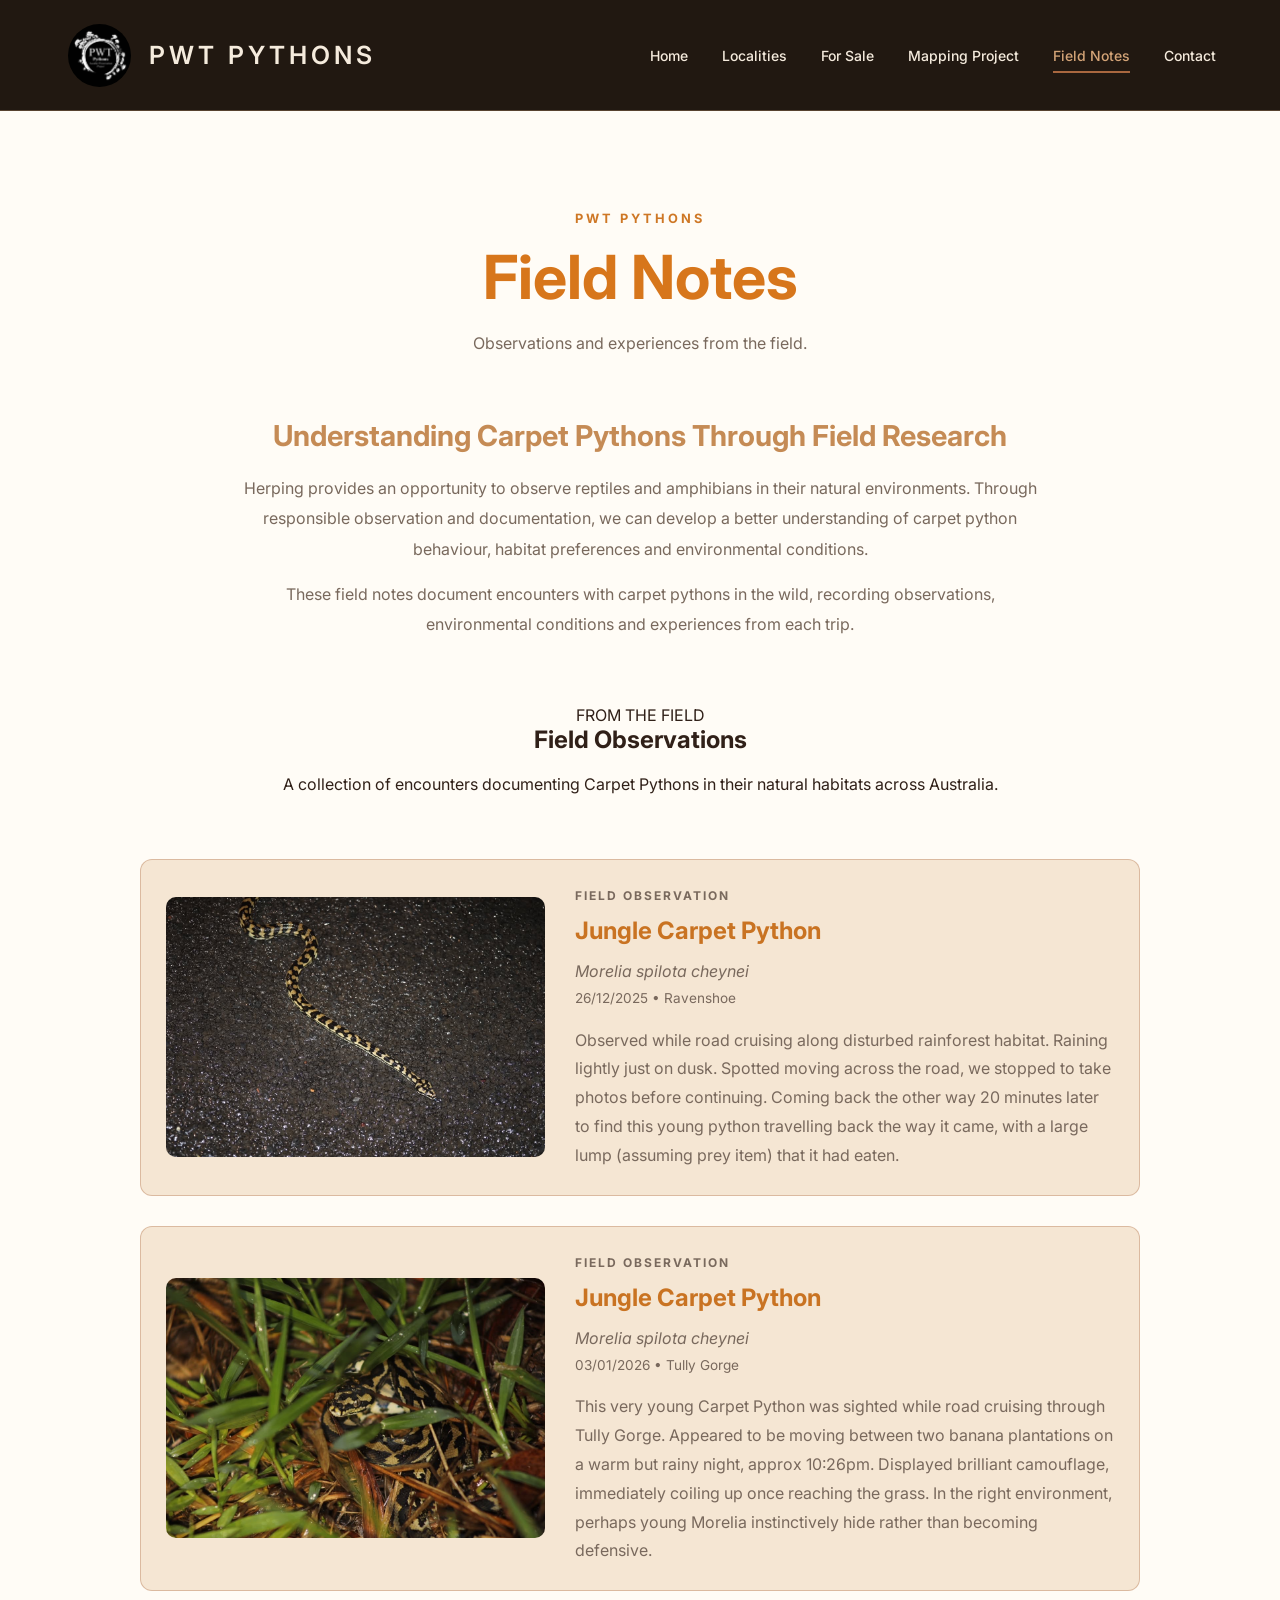
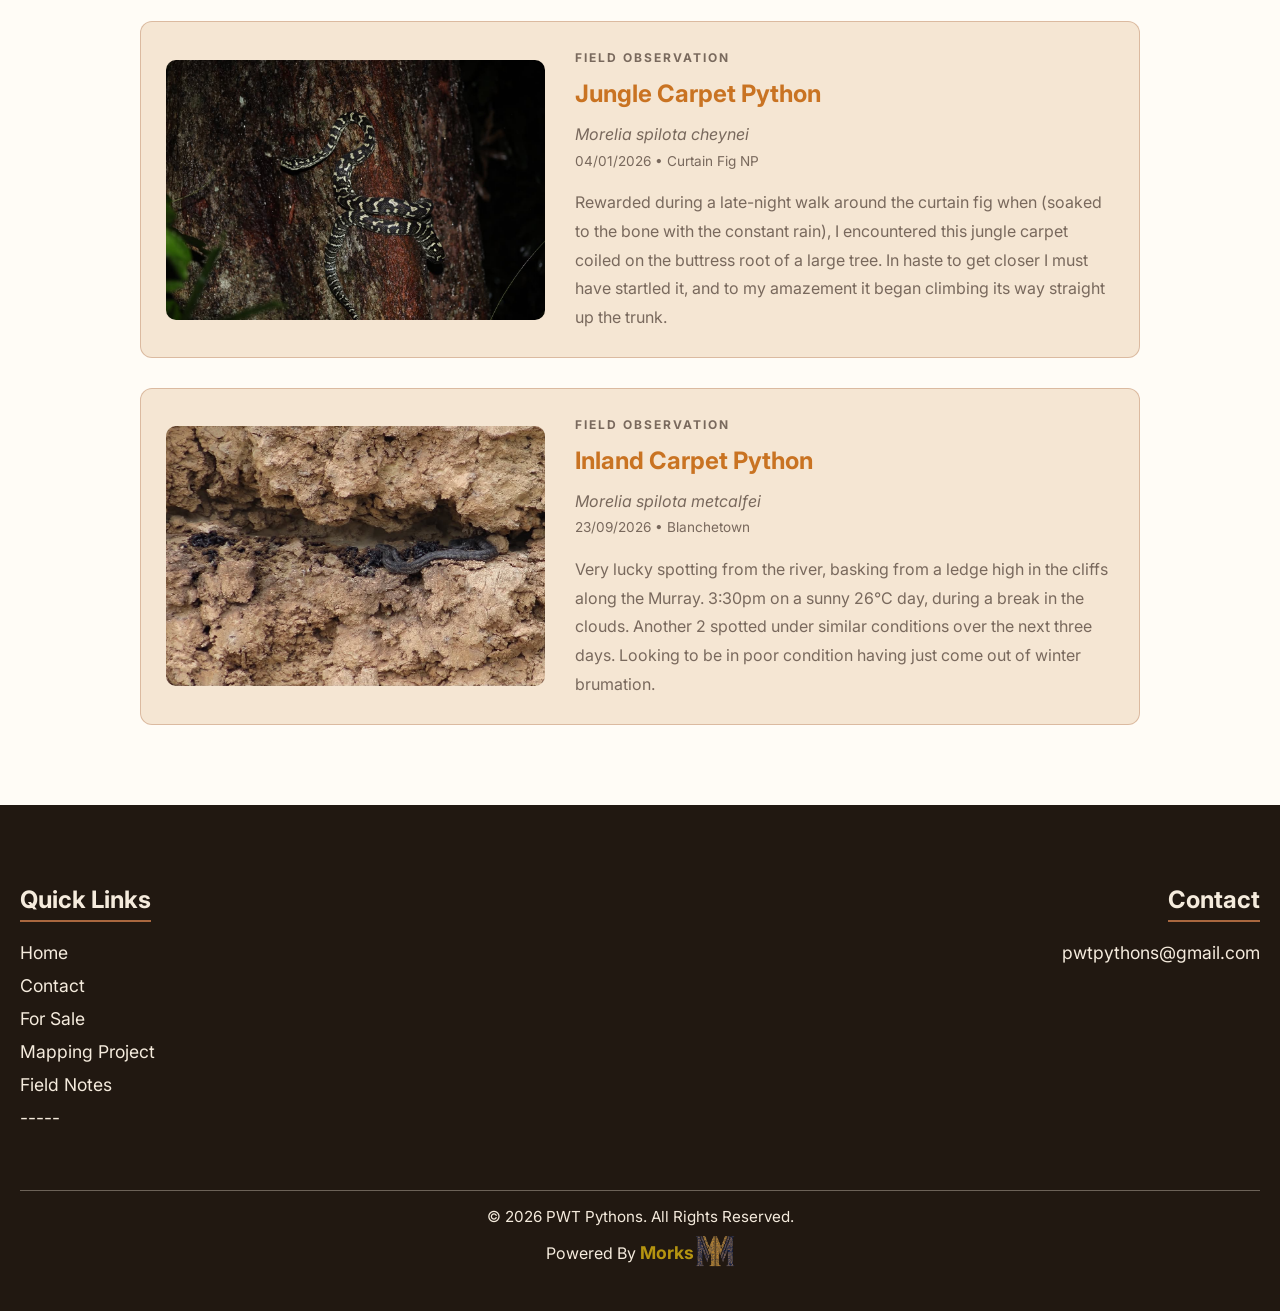
<file: field-notes/field-notes.html>
<!DOCTYPE html>
<html lang="en">
<head>
    <meta charset="UTF-8">
    <meta name="viewport" content="width=device-width, initial-scale=1.0">

    <title>Field Notes | PWT Pythons</title>

    <link rel="stylesheet" href="../stylesheet.css">
    <link rel="stylesheet" href="field-notes.css">
</head>

<body>

            <!-- LOADING SCREEN -->
            <div id="loader-overlay" aria-label="Loading page">
                <div class="loader-content">
                    <div class="loader-spinner" aria-hidden="true">
                        <span class="dot"></span>
                        <span class="dot"></span>
                        <span class="dot"></span>
                        <span class="dot"></span>
                        <span class="dot"></span>
                        <span class="dot"></span>
                    </div>
                </div>
            </div>

    <!-- NAVBAR -->
    <nav class="navbar" aria-label="Main navigation">

        <a href="../index.html#home" class="brand"
           aria-label="PWT Pythons home">
    
          <div class="brand-logo">
            <img src="../main-imgs/logo.png"
                 alt="PWT Pythons logo">
          </div>
    
          <div class="brand-text">
            <div class="brand-name">PWT PYTHONS</div>
          </div>
    
        </a>
    
        <ul class="nav-links" id="navLinks">
          <li><a href="../index.html#home">Home</a></li>
          <li><a href="../localities/localities.html">Localities</a></li>
          <li><a href="../products/products.html">For Sale</a></li>
          <li><a href="../mapping/mapping.html">Mapping Project</a></li>
          <li><a class="active" href="field-notes.html">Field Notes</a></li>
          <li><a href="../index.html#contact">Contact</a></li>
        </ul>
    
        <button class="menu-btn" id="menuBtn"
        aria-label="Open navigation menu"
        aria-expanded="false"
        aria-controls="navLinks">
    <svg viewBox="0 0 24 24" fill="none"
       stroke="currentColor" stroke-width="2"
       stroke-linecap="round">
    <path d="M4 7H20M4 12H20M4 17H20"/>
    </svg>
    </button>
    
      </nav>

    <main>

        <!-- PAGE HEADING -->
        <section class="field-notes-hero">
            <p class="portfolio-label">PWT PYTHONS</p>
            <h1>Field Notes</h1>
            <p>Observations and experiences from the field.</p>
        </section>

        <!-- INTRODUCTION -->
        <section class="field-notes-intro">

            <h2>Understanding Carpet Pythons Through Field Research</h2>

            <p>
                Herping provides an opportunity to observe reptiles and
                amphibians in their natural environments. Through
                responsible observation and documentation, we can develop
                a better understanding of carpet python behaviour,
                habitat preferences and environmental conditions.
            </p>

            <p>
                These field notes document encounters with carpet pythons
                in the wild, recording observations, environmental
                conditions and experiences from each trip.
            </p>

        </section>


<!-- FIELD OBSERVATIONS -->
<section class="field-notes-section" id="field-notes">

  <div class="field-notes-header">
      <p class="section-label">FROM THE FIELD</p>
      <h2>Field Observations</h2>
      <p class="field-notes-intro">
          A collection of encounters documenting Carpet Pythons
          in their natural habitats across Australia.
      </p>
  </div>

  <div class="field-notes-grid">

      <!-- FIELD NOTE 1 -->
      <article class="field-note-card">
          <img src="ground.png"
               alt="Jungle Carpet Python observed near Ravenshoe">

          <div class="field-note-description">
              <p class="field-note-label">FIELD OBSERVATION</p>
              <h3>Jungle Carpet Python</h3>
              <p class="field-note-species"><em>Morelia spilota cheynei</em></p>
              <p class="field-note-meta">26/12/2025 <span>•</span> Ravenshoe</p>

              <p>
                  Observed while road cruising along disturbed rainforest
                  habitat. Raining lightly just on dusk. Spotted moving
                  across the road, we stopped to take photos before
                  continuing. Coming back the other way 20 minutes later
                  to find this young python travelling back the way it
                  came, with a large lump (assuming prey item) that it had eaten.
              </p>
          </div>
      </article>

      <!-- FIELD NOTE 2 -->
      <article class="field-note-card">
          <img src="Jungle-Python.png"
               alt="Young Jungle Carpet Python at Tully Gorge">

          <div class="field-note-description">
              <p class="field-note-label">FIELD OBSERVATION</p>
              <h3>Jungle Carpet Python</h3>
              <p class="field-note-species"><em>Morelia spilota cheynei</em></p>
              <p class="field-note-meta">03/01/2026 <span>•</span> Tully Gorge</p>

              <p>
                  This very young Carpet Python was sighted while road
                  cruising through Tully Gorge. Appeared to be moving
                  between two banana plantations on a warm but rainy
                  night, approx 10:26pm. Displayed brilliant camouflage,
                  immediately coiling up once reaching the grass. In the
                  right environment, perhaps young Morelia instinctively
                  hide rather than becoming defensive.
              </p>
          </div>
      </article>

      <!-- FIELD NOTE 3 -->
      <article class="field-note-card">
          <img src="Young-Jungle-Python.png"
               alt="Jungle Carpet Python climbing a tree at Curtain Fig National Park">

          <div class="field-note-description">
              <p class="field-note-label">FIELD OBSERVATION</p>
              <h3>Jungle Carpet Python</h3>
              <p class="field-note-species"><em>Morelia spilota cheynei</em></p>
              <p class="field-note-meta">04/01/2026 <span>•</span> Curtain Fig NP</p>

              <p>
                  Rewarded during a late-night walk around the curtain fig
                  when (soaked to the bone with the constant rain), I
                  encountered this jungle carpet coiled on the buttress
                  root of a large tree. In haste to get closer I must have
                  startled it, and to my amazement it began climbing its
                  way straight up the trunk.
              </p>
          </div>
      </article>

      <!-- FIELD NOTE 4 -->
      <article class="field-note-card">
          <img src="Inland.png"
               alt="Inland Carpet Python basking along the Murray River">

          <div class="field-note-description">
              <p class="field-note-label">FIELD OBSERVATION</p>
              <h3>Inland Carpet Python</h3>
              <p class="field-note-species"><em>Morelia spilota metcalfei</em></p>
              <p class="field-note-meta">23/09/2026 <span>•</span> Blanchetown</p>

              <p>
                  Very lucky spotting from the river, basking from a ledge
                  high in the cliffs along the Murray. 3:30pm on a sunny
                  26°C day, during a break in the clouds. Another 2 spotted
                  under similar conditions over the next three days.
                  Looking to be in poor condition having just come out of
                  winter brumation.
              </p>
          </div>
      </article>

  </div>
</section>


    </main>

    <!-- FOOTER -->
<!-- Footer -->
<footer class="footer-section">

    <!-- Quick Links -->
    <div class="footer-links">
      <h3>Quick Links</h3>
      <a href="../index.html">Home</a>
      <a href="../index.html#contact">Contact</a>
      <a href="../products/products.html">For Sale</a>
      <a href="../mapping/mapping.html">Mapping Project</a>
      <a href="field-notes.html">Field Notes</a>
      <a href="../index.html">-----</a>
    </div>

        <!-- Contact Info -->
<div class="footer-contact">
  <h3>Contact</h3>
  <p><a href="mailto:pwtpythons@gmail.com">pwtpythons@gmail.com</a></p>
</div>



<div class="footer-bottom">

  <p class="rights">
    © 2026 PWT Pythons. All Rights Reserved.
  </p>

  <div class="morks-wrapper">
    <p class="footer-Morks">
      Powered By <span class="morks-name">Morks</span>
    </p>

    <img
      class="Morkslogo"
      src="../main-imgs/morks-logo.png"
      alt="Morks"
      loading="lazy"
    >
  </div>

</div>

</footer>

    <script src="field-notes.js"></script>

</body>
</html>
</file>
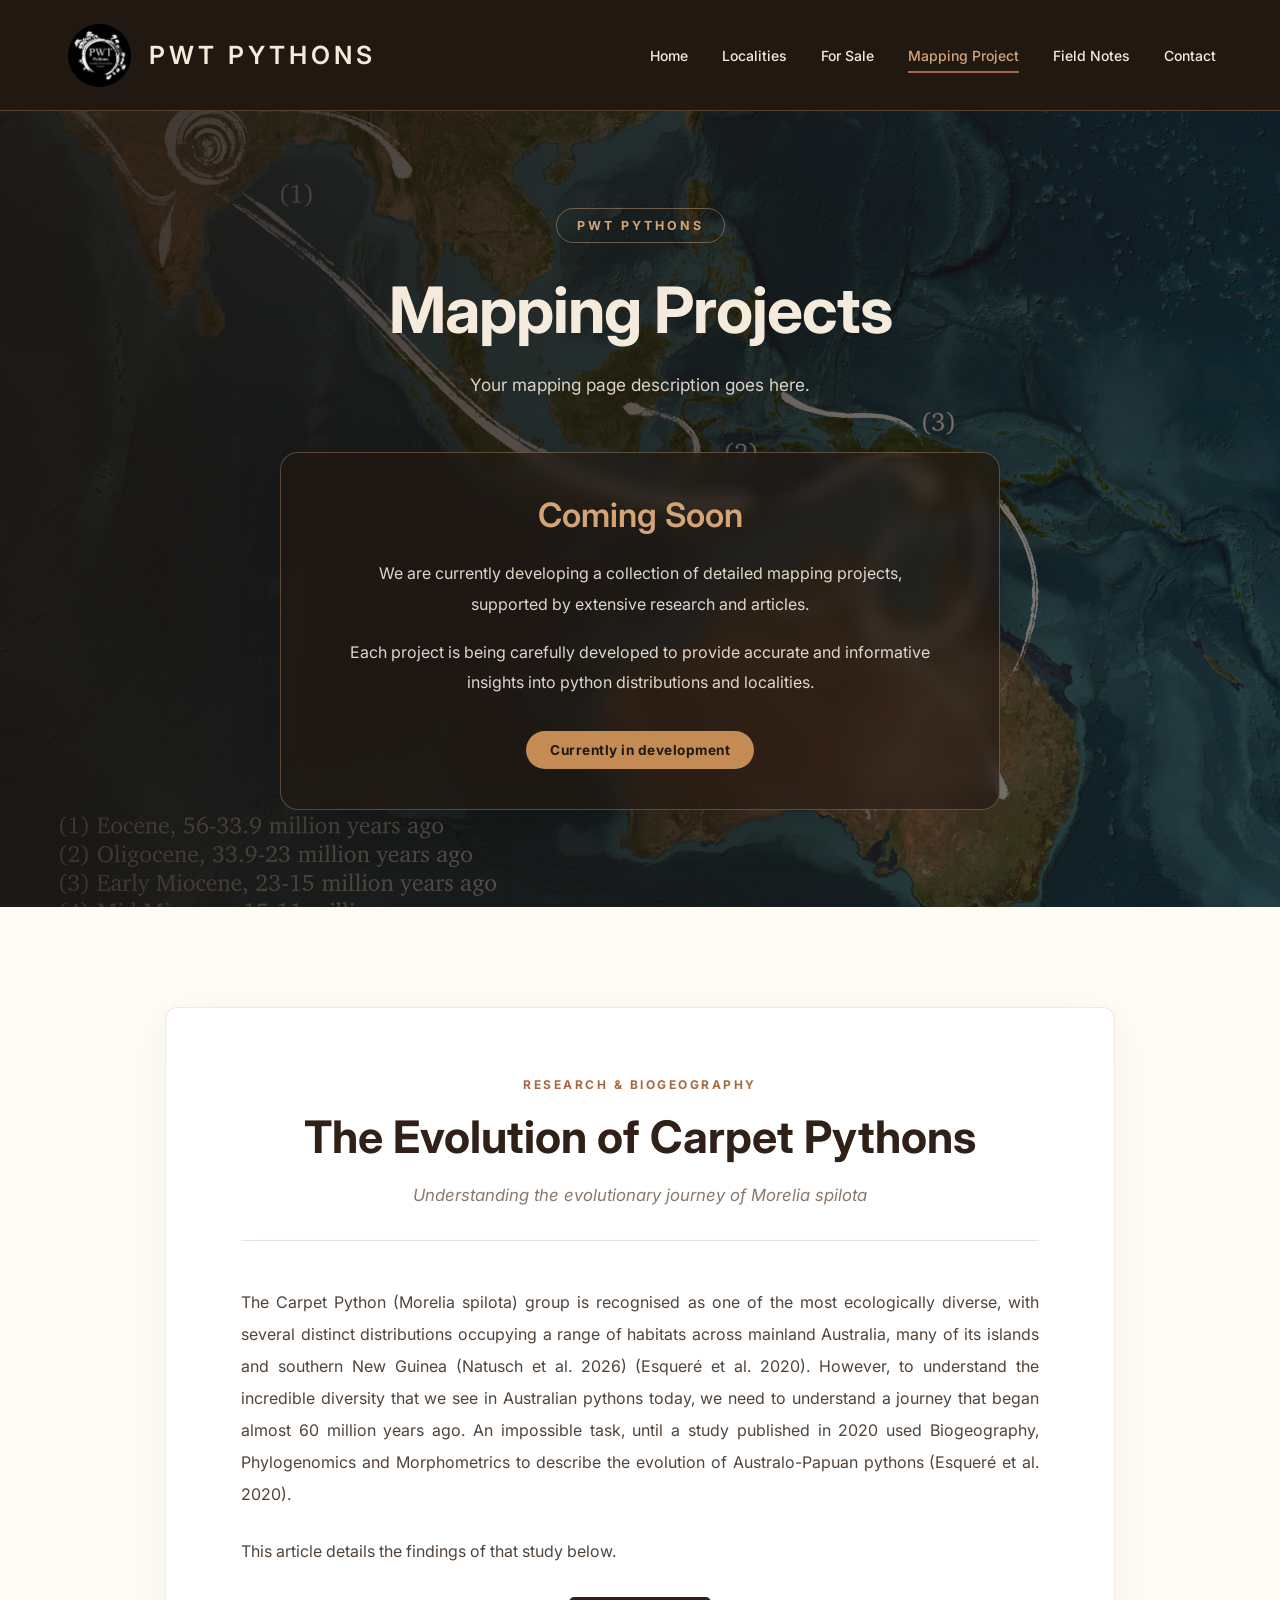
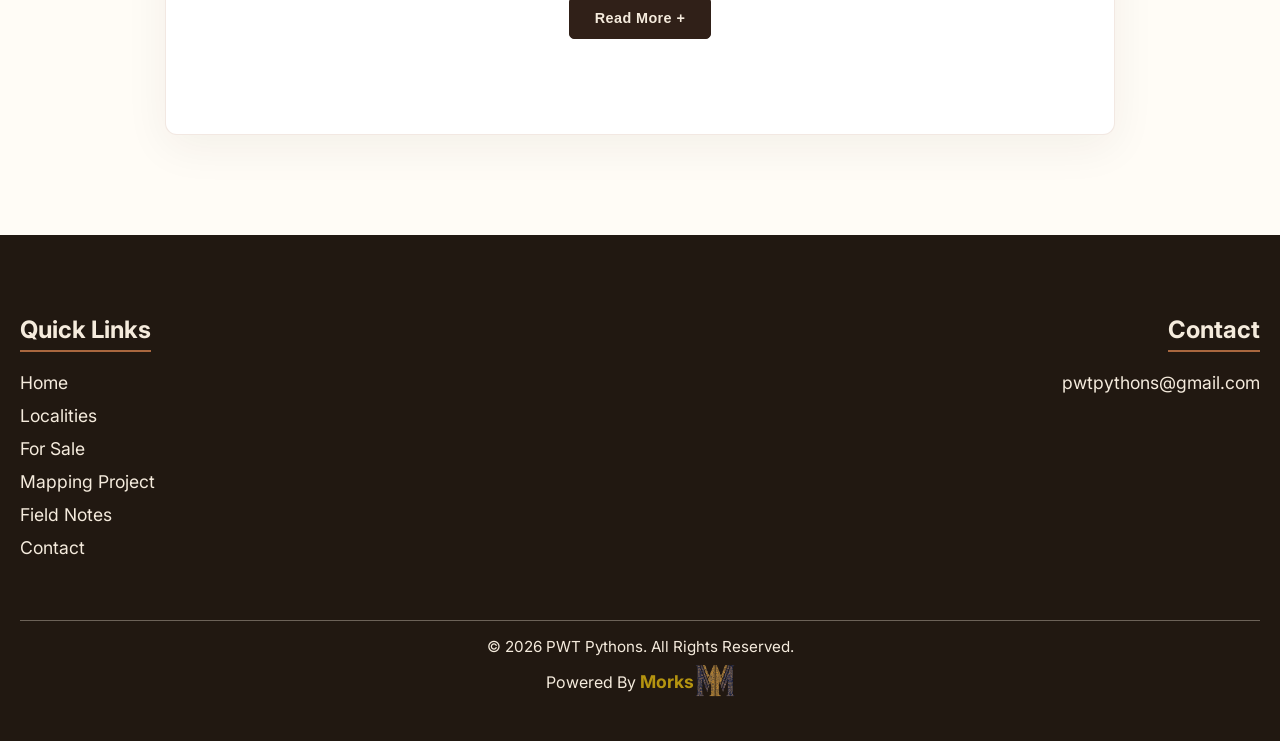
<file: mapping/mapping.html>
<!DOCTYPE html>
<html lang="en">
<head>
    <meta charset="UTF-8">
    <meta name="viewport" content="width=device-width, initial-scale=1.0">

    <title>Mapping Project | PWT Pythons</title>

    <link rel="stylesheet" href="../stylesheet.css">
    <link rel="stylesheet" href="mapping.css">
</head>

<body>

        <!-- LOADING SCREEN -->
        <div id="loader-overlay" aria-label="Loading page">
            <div class="loader-content">
                <div class="loader-spinner" aria-hidden="true">
                    <span class="dot"></span>
                    <span class="dot"></span>
                    <span class="dot"></span>
                    <span class="dot"></span>
                    <span class="dot"></span>
                    <span class="dot"></span>
                </div>
            </div>
        </div>


    <!-- NAVBAR -->
<!-- NAVIGATION -->
<nav class="navbar" aria-label="Main navigation">

    <a href="../index.html#home" class="brand"
       aria-label="PWT Pythons home">
        <div class="brand-logo">
            <img src="../main-imgs/logo.png"
                 alt="PWT Pythons logo">
        </div>

        <div class="brand-text">
            <div class="brand-name">PWT PYTHONS</div>
        </div>
    </a>

    <ul class="nav-links" id="navLinks">
        <li><a href="../index.html#home">Home</a></li>
        <li><a href="../localities/localities.html">Localities</a></li>
        <li><a href="../products/products.html">For Sale</a></li>
        <li><a class="active" href="mapping.html">Mapping Project</a></li>
        <li><a href="../field-notes/field-notes.html">Field Notes</a></li>
        <li><a href="../index.html#contact">Contact</a></li>
    </ul>

    <button
        class="menu-btn"
        id="menuBtn"
        type="button"
        aria-label="Open navigation menu"
        aria-expanded="false"
        aria-controls="navLinks">

        <svg viewBox="0 0 24 24" fill="none"
             stroke="currentColor" stroke-width="2"
             stroke-linecap="round">
            <path d="M4 7H20M4 12H20M4 17H20"/>
        </svg>
    </button>

</nav>


<main>

    <!-- MAPPING PROJECT HERO -->
    <section id="mapping-hero">

        <div class="mapping-content">

            <p class="portfolio-label">PWT PYTHONS</p>

            <h1>Mapping Projects</h1>

            <p class="mapping-description">
                Your mapping page description goes here.
            </p>

            <div class="coming-soon">

                <h2>Coming Soon</h2>

                <p>
                    We are currently developing a collection of detailed
                    mapping projects, supported by extensive research
                    and articles.
                </p>

                <p>
                    Each project is being carefully developed to provide
                    accurate and informative insights into python
                    distributions and localities.
                </p>

                <span class="coming-soon-label">
                    Currently in development
                </span>

            </div>

        </div>

    </section>


<section class="article-section">
    <article class="research-article">

        <header class="article-header">
            <span class="article-category">RESEARCH &amp; BIOGEOGRAPHY</span>
            <h2>The Evolution of Carpet Pythons</h2>
            <p class="article-subtitle">
                Understanding the evolutionary journey of Morelia spilota
            </p>
        </header>

        <div class="article-body">

            <!-- Always visible introduction -->
            <p>
                The Carpet Python (Morelia spilota) group is recognised as one of the most ecologically diverse, with several distinct distributions occupying a range of habitats across mainland Australia, many of its islands and southern New Guinea (Natusch et al. 2026) (Esqueré et al. 2020). However, to understand the incredible diversity that we see in Australian pythons today, we need to understand a journey that began almost 60 million years ago. An impossible task, until a study published in 2020 used Biogeography, Phylogenomics and Morphometrics to describe the evolution of Australo-Papuan pythons (Esqueré et al. 2020).
            </p>

            <p>
                This article details the findings of that study below.
            </p>

            <!-- Read More button -->
            <button class="read-more-btn"
                    id="readMoreBtn"
                    onclick="toggleReadMore()">
                Read More +
            </button>

            <!-- Hidden article content -->
            <div id="moreContent" class="more-content">

                <h3>The Eocene (56–33.9 million years ago)</h3>
                <p>
                    The dawn of a new world, and like many present-day animals, biogeographic reconstruction places the origin of pythons in Asia during this time.
                </p>

                <h3>The Oligocene (33.9–23 million years ago)</h3>
                <p>
                    The Oligocene epoch saw a global decrease in temperatures and the spread of grasslands and deserts. During this global shift, ancestral python groups had separated, and in the process, some had dispersed into Africa, while the Indo-Australian lineage dispersed across the Wallace Line and were living in what we now call Indonesia.
                </p>

                <h3> By the early Miocene (23.3–15 million years ago),</h3>
                <p>
                    some groups had travelled back across the Wallace Line, to disperse across SE Asia. While what was now the Australo-Papuan lineage continued their insular dispersal, hopping from island to island before eventually dispersing across New Guinea.
                </p>

                <h3>The Mid Miocene (15–11 million years ago)</h3>
                <p>
                    During this sub-epoch, the Australo-Papuan lineage separated into two groups/clades: Morelia and Bothrochilus. The latter primarily remained and diversified in New Guinea, with some dispersing into Australia or back to Indonesia. The Morelia group moved further south, utilising a land bridge between New Guinea and Australia (known as Sahul).
                </p>

                <p>
                    The clade made three separate ventures back into New Guinea before glacial melting increased sea levels by 120m, isolating the two land masses. These three dispersals became what we now know as the Spotted Python, Papuan Carpet Python and Green Tree Python.
                </p>

                <h3>The Mid Pleistocene (1.8 million years ago)</h3>
                <p>
                    By the mid Pleistocene (1.8 million years ago), each of these diversified clades had settled or become bound by their respective geographic situations, allowing ample time between then and now to adapt to specific ecological niches across the planet. For most of the Morelia clade, mainland Australia’s unforgiving landscapes and its many habitats became home.
                </p>

                <h3>Adaptive Radiation and Environmental Change</h3>
                <p>
                    A handful of papers discuss adaptive radiation and its association with ecological opportunities. Especially those found on islands, or in some cases, continents that have experienced suitable periods of isolation (Esqueré et al. 2020) (Wagner et al. 2012) (Losos JB. 2010).
                </p>

                <p>
                    As the Australo-Papuan lineage dispersed across the landmass that would someday become Australia and New Guinea, they found an ecologically diverse landscape. At the time, NG was predominantly rainforest, as was much of Northern Australia (including Uluṟu), likely giving rise to an early form of Morelia, possibly resembling present-day Rough-scaled Pythons (Morelia carinata).
                </p>

                <p>
                    Biogeographic reconstruction would suggest that this species was one of the first to diverge from the clade, around 17 million years ago. Although Narawan oenpelliensis had diverged a few million years prior (Esqueré et al. 2020).
                </p>

                <p>
                    As the planet warmed up and regions further from the equator began to dry out, what was rainforest became open woodland and later, scrubland or desert (McLaren et al. 2014). As the environment shifted, the group that separated away from early Rough-scaled pythons split again, giving rise to what would become Morelia spilota and Morelia viridis, the latter becoming split between New Guinea and the rainforests of present-day Cape York Peninsula with the rise of global sea levels (Esqueré et al. 2020).
                </p>

                <h3>Modern Carpet Pythons</h3>
                <p>
                    Having diverged from their rainforest counterparts, a new group of pythons found themselves adapting to a harsher, drier and, in the south, colder environment. This group would go on to become the present-day Morelia spilota.
                </p>

                <p>
                    These vital adaptations to a changing climate allowed the clade to reach new ecological opportunities, which in turn, gave rise to further morphological diversification. These newly available ecological niches have contributed to the phenotypic variation of subspecies that we see in Carpet Pythons today.
                </p>

                <div class="article-references">
                    <h3>References</h3>

                    <p>
                        Natusch DJD, Lyons JA, Shine R. (2026) Notes on the natural history of the carpet python (Morelia spilota) at the northern tip of Australia. Australian Journal of Zoology 74, ZO26034.
                    </p>

                    <p>
                        Esquerré D, Donnellan S, Brennan IG, Lemmon AR, Lemmon EM, Zaher H, Grazziotin FG, Keogh JS. (2020) Phylogenomics, Biogeography, and Morphometrics Reveal Rapid Phenotypic Evolution in Pythons After Crossing Wallace’s Line, Systematic Biology, Volume 69, Issue 6, Pages 1039–1051.
                    </p>

                    <p>
                        Wagner CE, Harmon LJ, Seehausen O. (2012) Ecological opportunity and sexual selection together predict adaptive radiation, Nature 487, Volume 7407, Pages 366–369.
                    </p>

                    <p>
                        Losos JB. (2010) Adaptive radiation, ecological opportunity, and evolutionary determinism: American Society of Naturalists EO Wilson Award address, The American Naturalist, Volume 175, Issue 6, Pages 623–639.
                    </p>

                    <p>
                        McLaren S, Wallace MW, Gallagher SJ, Wagstaff BE, Tosolini AMP. (2014) The development of a climate: an arid continent with wet fringes, Invasion Biology and ecological theory: insights from a continent in transformation, 256.
                    </p>
                </div>

            </div>
        </div>
    </article>
</section>


    

</main>


    <!-- FOOTER -->
<!-- FOOTER -->
    <footer class="footer-section">

        <div class="footer-links">
            <h3>Quick Links</h3>
            <a href="../index.html#home">Home</a>
            <a href="../localities/localities.html">Localities</a>
            <a href="../products/products.html">For Sale</a>
            <a href="mapping.html">Mapping Project</a>
            <a href="../field-notes/field-notes.html">Field Notes</a>
            <a href="../index.html#contact">Contact</a>
        </div>

        <div class="footer-contact">
            <h3>Contact</h3>
            <p>
                <a href="mailto:pwtpythons@gmail.com">
                    pwtpythons@gmail.com
                </a>
            </p>
        </div>

        <div class="footer-bottom">
            <p class="rights">
                &copy; <span id="currentYear"></span>
                PWT Pythons. All Rights Reserved.
            </p>

            <div class="morks-wrapper">
                <p class="footer-Morks">
                    Powered By <span class="morks-name">Morks</span>
                </p>

                <img
                    class="Morkslogo"
                    src="../main-imgs/morks-logo.png"
                    alt="Morks"
                    loading="lazy">
            </div>
        </div>

    </footer>

    <script src="mapping.js"></script>

</body>
</html>
</file>
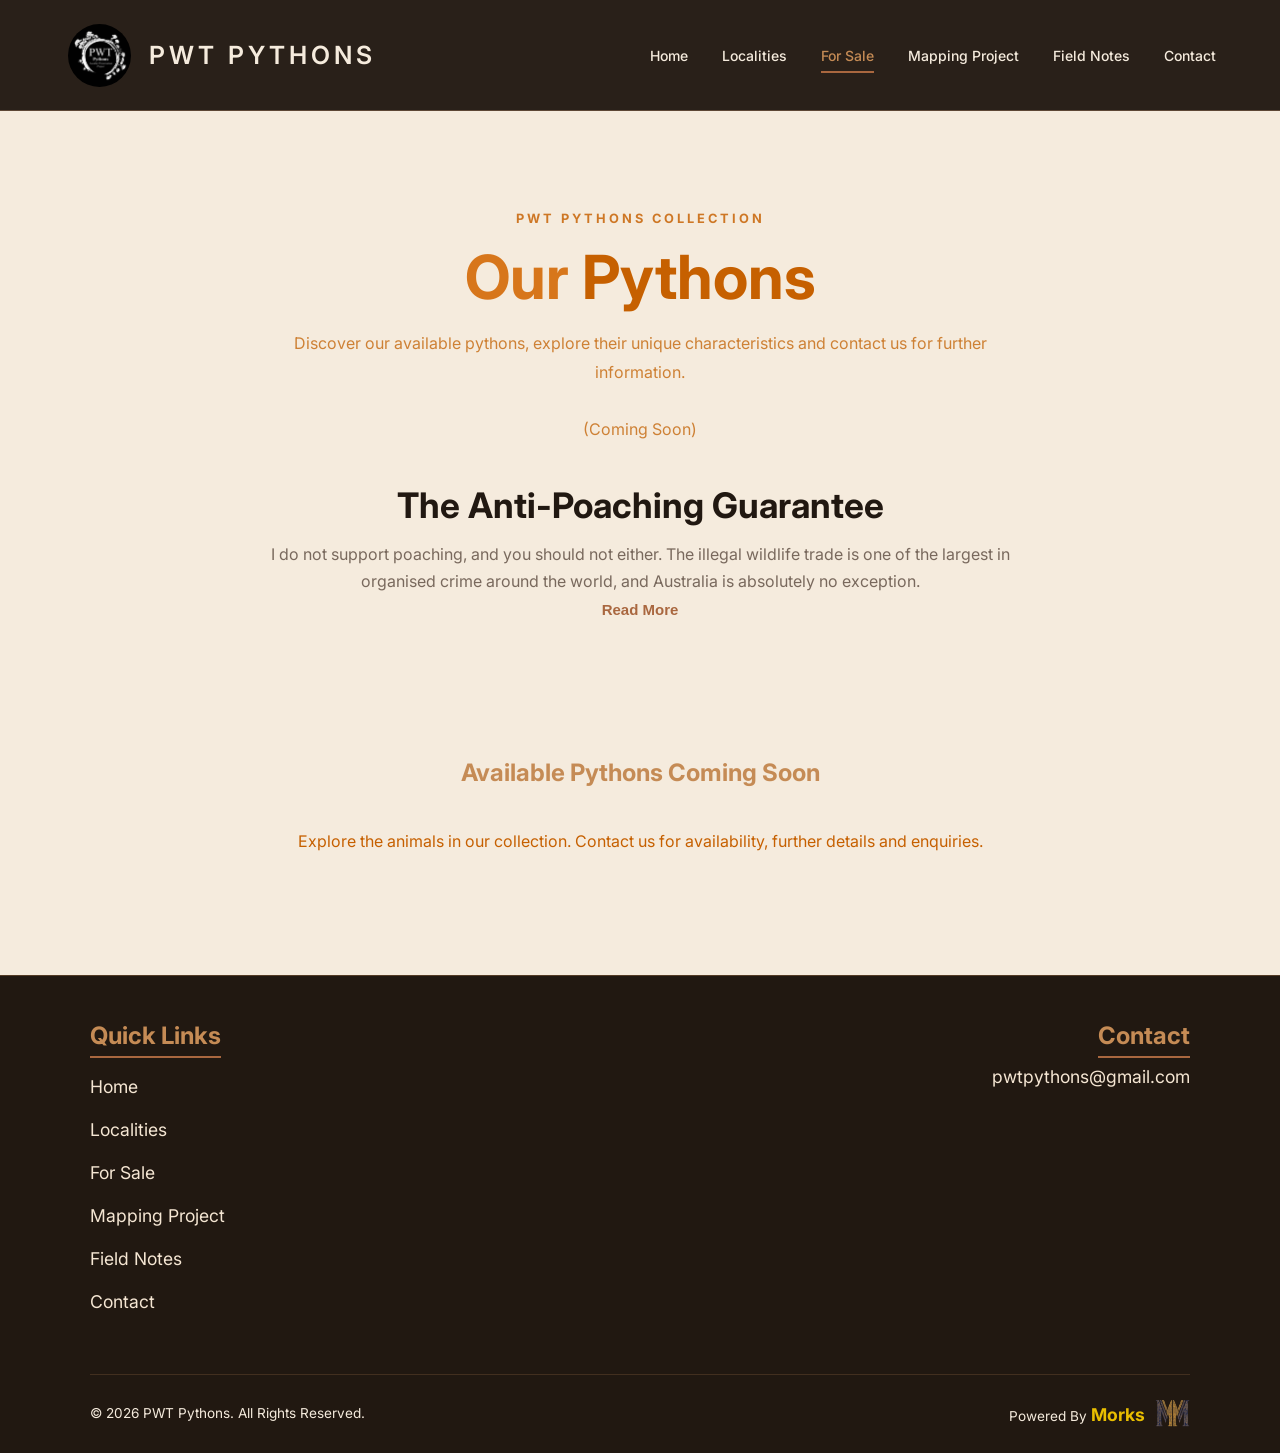
<file: products/products.html>
<!DOCTYPE html>
<html lang="en">

<head>
    <meta charset="UTF-8">
    <meta name="viewport" content="width=device-width, initial-scale=1.0">
    <meta name="theme-color" content="#211811">
    <meta name="description" content="Explore the available pythons from PWT Pythons and contact us for enquiries.">

    <title>Our Pythons | PWT Pythons</title>

    <!-- Shared website styles -->
    <link rel="stylesheet" href="../stylesheet.css">

    <!-- Products page styles -->
    <link rel="stylesheet" href="products.css">
</head>

<body>

    <!-- LOADING SCREEN -->
    <div id="loader-overlay" aria-label="Loading page">
        <div class="loader-content">
            <div class="loader-spinner" aria-hidden="true">
                <span class="dot"></span>
                <span class="dot"></span>
                <span class="dot"></span>
                <span class="dot"></span>
                <span class="dot"></span>
                <span class="dot"></span>
            </div>
        </div>
    </div>


    <!-- NAVIGATION -->
    <nav class="navbar" aria-label="Main navigation">

        <a href="../index.html#home" class="brand"
           aria-label="PWT Pythons home">

            <div class="brand-logo">
                <img src="../main-imgs/logo.png"
                     alt="PWT Pythons logo">
            </div>

            <div class="brand-text">
                <div class="brand-name">PWT PYTHONS</div>
            </div>

        </a>

        <ul class="nav-links" id="navLinks">
            <li><a href="../index.html#home">Home</a></li>
            <li><a href="../localities/localities.html">Localities</a></li>
            <li><a class="active" href="products.html">For Sale</a></li>
            <li><a href="../mapping/mapping.html">Mapping Project</a></li>
            <li><a href="../field-notes/field-notes.html">Field Notes</a></li>
            <li><a href="../index.html#contact">Contact</a></li>
        </ul>

        <button
            class="menu-btn"
            id="menuBtn"
            type="button"
            aria-label="Open navigation menu"
            aria-expanded="false"
            aria-controls="navLinks">

            <svg viewBox="0 0 24 24" fill="none"
                 stroke="currentColor" stroke-width="2"
                 stroke-linecap="round">
                <path d="M4 7H20M4 12H20M4 17H20"/>
            </svg>

        </button>

    </nav>


    <!-- PAGE HEADING -->
    <header class="products-page-hero">

        <p class="portfolio-label">PWT PYTHONS COLLECTION</p>

        <h1>Our <span>Pythons</span></h1>

        <p>
            Discover our available pythons, explore their unique
            characteristics and contact us for further information.
            <br><br>
            (Coming Soon)
        </p>

    </header>


    <!-- MAIN CONTENT -->
    <main>

        <!-- ANTI-POACHING GUARANTEE -->
        <section class="locality-heading">

            <h2>The Anti-Poaching Guarantee</h2>

            <p>
                I do not support poaching, and you should not either.
                The illegal wildlife trade is one of the largest in
                organised crime around the world, and Australia is
                absolutely no exception.

                <span id="more-text">

                    <br><br>

                    Reptiles and birds are the most common in both
                    importing exotic wildlife; and exporting protected
                    native species. However, statistics suggest that
                    Carpet Pythons are not often poached for the
                    international trade, instead they end up in private
                    collections within the otherwise legal Australian
                    reptile trade.

                    <br><br>

                    For those who are found guilty of being involved,
                    the consequences for wildlife crimes are significant.
                    Across Australia, fines for wildlife related crimes
                    have increased by thousands alongside multi-year
                    prison sentences following a significant overhaul
                    of federal laws to combat an increase in wildlife
                    related crimes.

                    <br><br>

                    You can combat this too! By asking the right
                    questions when purchasing any new reptile, you can
                    ensure that the breeder you are buying from, is
                    selling captive bred individuals.

                    <br><br>

                    Ask to see photos of the parents, ask about origins,
                    previous breeders etc.

                    <br><br>

                    The guarantee? Any reptile breeder worth buying from
                    will very happily answer these questions. Giving you
                    peace of mind when purchasing your next reptile.

                </span>
            </p>

            <button
                class="read-more-btn"
                onclick="toggleReadMore()"
                id="readMoreBtn">

                Read More

            </button>

        </section>


        <!-- PRODUCTS SECTION -->
        <section class="products-section" id="products">

            <div class="products-intro">

                <h2>Available Pythons Coming Soon</h2>

                <p>
                    Explore the animals in our collection. Contact us
                    for availability, further details and enquiries.
                </p>

            </div>


            <!-- PRODUCT 1 -->
            <!--
            <article class="main-box">

                <img
                    src="../main-imgs/product.jpg"
                    alt="Python from the PWT Pythons collection"
                    loading="lazy">

                <div class="product-description">

                    <p class="product-label">PWT PYTHONS COLLECTION</p>

                    <h3>Product Name</h3>

                    <p>
                        Add this python's details here, including its
                        locality, appearance, characteristics and any
                        other relevant information.
                    </p>

                </div>

            </article>
            -->


            <!-- PRODUCT 2 -->
            <!--
            <article class="main-box">

                <img
                    src="../main-imgs/product.jpg"
                    alt="Python from the PWT Pythons collection"
                    loading="lazy">

                <div class="product-description">

                    <p class="product-label">PWT PYTHONS COLLECTION</p>

                    <h3>Product Name</h3>

                    <p>
                        Add information about this animal, including
                        its background, locality and distinctive
                        features.
                    </p>

                </div>

            </article>
            -->


            <!-- PRODUCT 3 -->
            <!--
            <article class="main-box">

                <img
                    src="../main-imgs/product.jpg"
                    alt="Python from the PWT Pythons collection"
                    loading="lazy">

                <div class="product-description">

                    <p class="product-label">PWT PYTHONS COLLECTION</p>

                    <h3>Product Name</h3>

                    <p>
                        Add the details for this python here. Include
                        accurate information about its appearance,
                        background and characteristics.
                    </p>

                </div>

            </article>
            -->


            <!-- GENERAL ENQUIRIES -->
            <!--
            <div class="product-enquiry">

                <p class="portfolio-label">GET IN TOUCH</p>

                <h2>Interested in our pythons?</h2>

                <p>
                    Contact PWT Pythons for further information
                    and enquiries about our collection.
                </p>

                <a href="../index.html#contact" class="product-button">
                    Contact us
                    <span aria-hidden="true">&rarr;</span>
                </a>

            </div>
            -->

        </section>

    </main>


    <!-- FOOTER -->
    <footer class="footer-section">

        <div class="footer-links">

            <h3>Quick Links</h3>

            <a href="../index.html#home">Home</a>
            <a href="../localities/localities.html">Localities</a>
            <a href="products.html">For Sale</a>
            <a href="../mapping/mapping.html">Mapping Project</a>
            <a href="../field-notes/field-notes.html">Field Notes</a>
            <a href="../index.html#contact">Contact</a>

        </div>


        <div class="footer-contact">

            <h3>Contact</h3>

            <p>
                <a href="mailto:pwtpythons@gmail.com">
                    pwtpythons@gmail.com
                </a>
            </p>

        </div>


        <div class="footer-bottom">

            <p class="rights">
                &copy; <span id="currentYear"></span>
                PWT Pythons. All Rights Reserved.
            </p>

            <div class="morks-wrapper">

                <p class="footer-Morks">
                    Powered By <span class="morks-name">Morks</span>
                </p>

                <img
                    class="Morkslogo"
                    src="../main-imgs/morks-logo.png"
                    alt="Morks"
                    loading="lazy">

            </div>

        </div>

    </footer>


    <!-- JAVASCRIPT -->
    <script src="products.js"></script>

</body>
</html>
</file>
<file: stylesheet.css>
@import url('https://fonts.googleapis.com/css2?family=Inter:wght@400;500;600;700&display=swap');


/* Smooth scrolling for the whole website */
html {
  scroll-behavior: smooth;
  scroll-padding-top: 90px;
}


/* ================= LOADING SCREEN ================= */

#loader-overlay {
  position: fixed;
  inset: 0;
  background: #211811;
  display: flex;
  align-items: center;
  justify-content: center;
  z-index: 9999;
  transition: opacity 0.5s ease, visibility 0.5s ease;
  padding: 20px;        /* safe zone on small screens */
  box-sizing: border-box;
}

#loader-overlay.hidden {
  opacity: 0;
  visibility: hidden;
}

.loader-spinner {
  --uib-size: 60px;
  --uib-color: rgb(194, 123, 0);
  --uib-speed: 1.5s;
  --dot-size: calc(var(--uib-size) * 0.17);
  position: relative;
  display: flex;
  align-items: center;
  justify-content: flex-start;
  height: var(--uib-size);
  width: var(--uib-size);
  animation: smoothRotate calc(var(--uib-speed) * 1.8) linear infinite;
  background: transparent !important;
}

.dot {
  position: absolute;
  top: 0;
  left: 0;
  display: flex;
  align-items: flex-start;
  justify-content: center;
  height: 100%;
  width: 100%;
  animation: rotate var(--uib-speed) ease-in-out infinite;
}

.dot::before {
  content: '';
  height: var(--dot-size);
  width: var(--dot-size);
  border-radius: 50%;
  background-color: var(--uib-color);
  transition: background-color 0.3s ease;
}

.dot:nth-child(2),
.dot:nth-child(2)::before {
  animation-delay: calc(var(--uib-speed) * -0.835 * 0.5);
}

.dot:nth-child(3),
.dot:nth-child(3)::before {
  animation-delay: calc(var(--uib-speed) * -0.668 * 0.5);
}

.dot:nth-child(4),
.dot:nth-child(4)::before {
  animation-delay: calc(var(--uib-speed) * -0.501 * 0.5);
}

.dot:nth-child(5),
.dot:nth-child(5)::before {
  animation-delay: calc(var(--uib-speed) * -0.334 * 0.5);
}

.dot:nth-child(6),
.dot:nth-child(6)::before {
  animation-delay: calc(var(--uib-speed) * -0.167 * 0.5);
}

@keyframes rotate {
  0% { transform: rotate(0deg); }
  65%, 100% { transform: rotate(360deg); }
}

@keyframes smoothRotate {
  0% { transform: rotate(0deg); }
  100% { transform: rotate(360deg); }
}

/* ================= END OF LOADING SCREEN ================= */




:root {
  /* Python-inspired bronze and copper palette */
  --bronze: #211811;
  --bronze-light: #493124;
  --copper: #A9673F;
  --copper-light: #D4A477;
  --copper-muted: #BFA087;
  --copper-ivory: #F5EBDD;

  /* Retained for other website sections */
  --forest: #0B3026;
  --forest-light: #164535;
  --sage: #C7D9B4;
  --ivory: #F5F3E8;
  --muted: #B8CBAF;
}

* {
  margin: 0;
  padding: 0;
  box-sizing: border-box;
}

body {
  font-family: 'Inter', sans-serif;
  background: var(--copper-ivory);
}

/* =========================
   MAIN NAVIGATION
========================= */

.navbar {
  width: 100%;
  min-height: 104px;
  padding: 20px 5%;
  display: flex;
  align-items: center;
  justify-content: space-between;
  gap: 32px;

  background: var(--bronze);
  border-bottom: 1px solid rgba(212, 164, 119, 0.3);

  position: relative;
  z-index: 10;
}

/* =========================
   BRAND AND LOGO
========================= */

.brand {
  display: flex;
  align-items: center;
  gap: 15px;

  color: var(--copper-ivory);
  text-decoration: none;
  flex-shrink: 0;
}

.brand-logo {
  width: 70px;
  height: 70px;


  display: flex;
  align-items: center;
  justify-content: center;

  overflow: hidden;
  flex-shrink: 0;
  color: var(--copper-light);
}

.brand-logo img {
  width: 90%;
  height: 90%;

  object-fit: contain;
  display: block;
  border-radius: 50%;
}

.brand-logo svg {
  width: 39px;
  height: 39px;
}

.brand-name {
  font-size: 25px;
  font-weight: 600;
  letter-spacing: 4px;
}

.brand-tagline {
  margin-top: 7px;
  color: var(--copper-muted);
  font-size: 9px;
  letter-spacing: 2.5px;
  white-space: nowrap;
}

/* =========================
   DESKTOP NAVIGATION LINKS
========================= */

.nav-links {
  display: flex;
  align-items: center;
  gap: 34px;
  list-style: none;
}

.nav-links a {
  position: relative;
  padding: 12px 0;

  color: var(--copper-ivory);
  font-size: 14px;
  font-weight: 500;
  text-decoration: none;

  transition: color 0.25s ease;
}

/* Active and hover colours */
.nav-links a:hover,
.nav-links a.active {
  color: var(--copper-light);
}

/* Animated underline on desktop */
.nav-links a::after {
  content: "";
  position: absolute;
  bottom: 3px;
  left: 0;

  width: 0;
  height: 2px;
  background: var(--copper);

  transition: width 0.25s ease;
}

.nav-links a:hover::after,
.nav-links a.active::after {
  width: 100%;
}

/* =========================
   SEARCH BUTTON
========================= */

.search-btn {
  display: flex;
  align-items: center;
  justify-content: center;

  background: transparent;
  border: none;
  color: var(--copper-ivory);

  cursor: pointer;
  padding: 8px;

  transition: color 0.25s ease;
}

.search-btn svg {
  width: 22px;
  height: 22px;
}

.search-btn:hover {
  color: var(--copper-light);
}

/* =========================
   MOBILE MENU BUTTON
========================= */

.menu-btn {
  display: none;

  background: transparent;
  color: var(--copper-ivory);

  border: 1px solid rgba(212, 164, 119, 0.4);
  border-radius: 8px;

  padding: 9px;
  cursor: pointer;

  transition:
    background 0.25s ease,
    border-color 0.25s ease;
}

.menu-btn:hover {
  background: var(--bronze-light);
  border-color: var(--copper);
}

.menu-btn svg {
  width: 24px;
  height: 24px;
  display: block;
}

/* =========================
   TABLET LAYOUT
========================= */

@media (max-width: 1050px) {
  .navbar {
    padding: 18px 4%;
  }

  .brand-name {
    font-size: 21px;
    letter-spacing: 3px;
  }

  .nav-links {
    gap: 20px;
  }
}

/* =========================
   MOBILE LAYOUT
========================= */

@media (max-width: 760px) {
  .navbar {
    min-height: 86px;
    padding: 14px 5%;
  }

  .brand-logo {
    width: 48px;
    height: 48px;
  }

  .brand-logo svg {
    width: 31px;
    height: 31px;
  }

  .brand-name {
    font-size: 17px;
    letter-spacing: 2px;
  }

  .brand-tagline {
    font-size: 7px;
    letter-spacing: 1.2px;
  }

  /* Show hamburger button */
  .menu-btn {
    display: block;
  }

  /* Dropdown menu */
  .nav-links {
    display: flex;
    position: absolute;
    top: 100%;
    left: 0;

    width: 100%;
    padding: 0 5%;

    flex-direction: column;
    align-items: stretch;
    gap: 0;

    background: var(--bronze);
    border-top: 1px solid rgba(212, 164, 119, 0.2);
    z-index: 1000;

    /* Hidden state */
    visibility: hidden;
    opacity: 0;
    transform: translateY(-10px);
    pointer-events: none;

    /* Smooth dropdown animation */
    transition:
      opacity 0.3s ease,
      transform 0.3s ease,
      visibility 0.3s ease;
  }

  /* Dropdown open state */
  .nav-links.open {
    visibility: visible;
    opacity: 1;
    transform: translateY(0);
    pointer-events: auto;

    padding-top: 10px;
    padding-bottom: 10px;
  }

  /* Dropdown links without underlines */
  .nav-links a {
    display: block;
    padding: 14px 0;

    color: var(--copper-ivory);
    text-decoration: none;
    border-bottom: 1px solid rgba(212, 164, 119, 0.1);

    transition: color 0.2s ease;
  }

  /* Remove animated underlines on mobile */
  .nav-links a::after {
    display: none;
  }

  .nav-links li:last-child a {
    border-bottom: none;
  }

  .nav-links a:hover,
  .nav-links a.active {
    color: var(--copper-light);
  }

  /* Search alignment if included */
  .search-btn {
    justify-content: flex-start;
  }
}


/* =========================
   ACCESSIBILITY
========================= */

@media (prefers-reduced-motion: reduce) {
  *,
  *::before,
  *::after {
    transition-duration: 0.01ms !important;
    scroll-behavior: auto !important;
  }
}






/* =========================
   HOME HERO SECTION
========================= */

.home-section {
    position: relative;
    min-height: calc(100vh - 104px);
    padding: 80px 8%;
  
    display: flex;
    align-items: center;
  
    overflow: hidden;
    isolation: isolate;
  
    /* Full background image with dark bronze overlay */
    background-image:
      linear-gradient(
        90deg,
        rgba(30, 20, 14, 0.88) 0%,
        rgba(30, 20, 14, 0.68) 40%,
        rgba(30, 20, 14, 0.25) 100%
      ),
      url("main-imgs/python.png");
  
    background-size: cover;
    background-position: center;
    background-repeat: no-repeat;
  
    color: var(--copper-ivory);
  }
  
  /* Text content over the image */
  .home-content {
    position: relative;
    z-index: 1;
    max-width: 600px;
  }
  
  /* Small heading */
  .home-label {
    display: flex;
    align-items: center;
    gap: 12px;
    margin-bottom: 28px;
  
    color: var(--copper-light);
    font-size: 11px;
    font-weight: 600;
    letter-spacing: 3px;
  }
  
  .home-label::before {
    content: "";
    width: 32px;
    height: 1px;
    background: var(--copper);
  }
  
  /* Main heading */
  .home-content h1 {
    margin-bottom: 26px;
    color: var(--copper-ivory);
  
    font-size: clamp(42px, 5vw, 72px);
    line-height: 1.12;
    font-weight: 600;
    letter-spacing: -2.5px;
  }
  
  .home-content h1 span {
    color: var(--copper-light);
  }
  
  /* Description */
  .home-description {
    max-width: 470px;
    margin-bottom: 36px;
  
    color: #F0DFCF;
    font-size: 16px;
    line-height: 1.9;
  }
  
  /* Buttons container */
  .home-buttons {
    display: flex;
    align-items: center;
    flex-wrap: wrap;
    gap: 16px;
  }
  
  /* Shared button styles */
  .btn-primary,
  .btn-secondary {
    display: inline-flex;
    align-items: center;
    justify-content: center;
    gap: 18px;
  
    padding: 15px 22px;
    border-radius: 6px;
  
    font-family: inherit;
    font-size: 13px;
    font-weight: 600;
    text-decoration: none;
  
    transition:
      background 0.25s ease,
      color 0.25s ease,
      transform 0.25s ease,
      border-color 0.25s ease;
  }
  
  /* Primary copper button */
  .btn-primary {
    background: var(--copper-light);
    color: var(--bronze);
    border: 1px solid var(--copper-light);
  }
  
  .btn-primary:hover {
    background: var(--copper-ivory);
    border-color: var(--copper-ivory);
    transform: translateY(-2px);
  }
  
  /* Secondary transparent button */
  .btn-secondary {
    background: rgba(48, 32, 24, 0.2);
    color: var(--copper-ivory);
    border: 1px solid rgba(245, 235, 221, 0.55);
  }
  
  .btn-secondary:hover {
    border-color: var(--copper-light);
    color: var(--copper-light);
    transform: translateY(-2px);
  }
  
  /* =========================
     TABLET
  ========================= */
  
  @media (max-width: 1050px) {
    .home-section {
      padding: 65px 5%;
    }
  }
  
  /* =========================
     MOBILE
  ========================= */
  
  @media (max-width: 760px) {
    .home-section {
      min-height: calc(100vh - 86px);
      padding: 65px 6%;
  
      /* Adjust image position for narrower screens */
      background-position: 58% center;
  
      /* Stronger overlay for text readability */
      background-image:
        linear-gradient(
          90deg,
          rgba(30, 20, 14, 0.88) 0%,
          rgba(30, 20, 14, 0.70) 100%
        ),
        url("main-imgs/python.png");
    }
  
    .home-content {
      max-width: 100%;
    }
  
    .home-content h1 {
      font-size: clamp(42px, 10vw, 60px);
      letter-spacing: -1.5px;
    }
  
    .home-description {
      font-size: 14px;
      line-height: 1.8;
    }
  
    .home-buttons {
      gap: 12px;
    }
  }
  
  /* Accessibility: reduce button animation */
  @media (prefers-reduced-motion: reduce) {
    .btn-primary,
    .btn-secondary {
      transition: none;
    }
  }

  /* =========================
   END HOME HERO SECTION
========================= */
  


/* =========================
   PORTFOLIO / GALLERY SECTION
========================= */

.portfolio-section {
  padding: 90px 0 100px;
  color: var(--bronze, #302018);
  overflow: hidden;
}

/* MAIN HEADING */

.heading-portfolio {
  max-width: 760px;
  margin: 0 auto 55px;
  padding: 0 24px;
  text-align: center;
}

.portfolio-label {
  margin-bottom: 16px;
  color: var(--copper, #A9673F);
  font-size: 11px;
  font-weight: 700;
  letter-spacing: 3px;
}

.heading-portfolio h1 {
  margin: 0 0 18px;
  font-size: clamp(34px, 5vw, 56px);
  font-weight: 600;
  letter-spacing: -1.5px;
  line-height: 1.15;
}

.portfolio-description {
  max-width: 520px;
  margin: 0 auto;
  color: #79695D;
  font-size: 16px;
  line-height: 1.8;
}

/* GALLERY INTRODUCTION */

.profile-scroll-wrapper {
  width: 100%;
}

.gallery-heading {
  display: flex;
  flex-direction: column;
  align-items: center;
  width: 100%;
  text-align: center;
  gap: 8px;
  margin: 0 auto 24px;
  padding: 0 6%;
  box-sizing: border-box;
}

.Gal {
  margin: 0;
  color: var(--bronze, #302018);
  font-size: 28px;
  font-weight: 600;
}

.gla-words {
  width: 100%;
  margin: 0 auto;
  color: #79695D;
  font-size: 14px;
  text-align: center;
}

/* HORIZONTAL SCROLL */

.profile-scroll {
  display: flex;
  gap: 22px;
  overflow-x: auto;
  padding: 10px 6% 28px;
  scroll-snap-type: x mandatory;
  scroll-behavior: smooth;
  -webkit-overflow-scrolling: touch;
  scrollbar-color: var(--copper, #A9673F) #E7D8C8;
  scrollbar-width: thin;
}

.profile-scroll::-webkit-scrollbar {
  height: 7px;
}

.profile-scroll::-webkit-scrollbar-track {
  background: #E7D8C8;
  border-radius: 10px;
}

.profile-scroll::-webkit-scrollbar-thumb {
  background: var(--copper, #A9673F);
  border-radius: 10px;
}

/* INDIVIDUAL IMAGE CARDS */

.gallery-card {
  position: relative;
  flex: 0 0 340px;
  height: 420px;
  overflow: hidden;
  border: 1px solid rgba(169, 103, 63, 0.2);
  border-radius: 14px;
  background: #302018;
  scroll-snap-align: start;
  box-shadow: 0 8px 24px rgba(48, 32, 24, 0.10);
  transition: transform 0.3s ease, box-shadow 0.3s ease;
}

.gallery-card:hover {
  transform: translateY(-5px);
  box-shadow: 0 16px 32px rgba(48, 32, 24, 0.18);
}

.gallery-card img {
  display: block;
  width: 100%;
  height: 100%;
  object-fit: cover;
  transition: transform 0.5s ease;
}

.gallery-card:hover img {
  transform: scale(1.05);
}

/* IMAGE CAPTION OVERLAY */

.gallery-caption {
  position: absolute;
  inset: auto 0 0;
  display: flex;
  align-items: center;
  gap: 14px;
  padding: 30px 22px 20px;
  color: #F5EBDD;
  background: linear-gradient(
    to top,
    rgba(30, 20, 14, 0.92),
    rgba(30, 20, 14, 0)
  );
}

.gallery-caption span {
  color: #D4A477;
  font-size: 12px;
  font-weight: 700;
  letter-spacing: 1px;
}

.gallery-caption p {
  margin: 0;
  font-size: 17px;
  font-weight: 600;
}

/* TABLET AND MOBILE */

@media (max-width: 768px) {
  .portfolio-section {
    padding: 65px 0 75px;
  }

  .heading-portfolio {
    margin-bottom: 40px;
  }

  .gallery-heading {
    align-items: flex-start;
    flex-direction: column;
    gap: 8px;
    padding: 0 6%;
  }

  .Gal {
    font-size: 24px;
  }

  .profile-scroll {
    gap: 16px;
    padding-right: 6%;
    padding-left: 6%;
  }

  .gallery-card {
    flex-basis: 78vw;
    max-width: 340px;
    height: 380px;
  }

  .gla-words {
    font-size: 13px;
  }
}

/* REDUCED MOTION ACCESSIBILITY */

@media (prefers-reduced-motion: reduce) {
  .gallery-card,
  .gallery-card img {
    transition: none;
  }

  .profile-scroll {
    scroll-behavior: auto;
  }
}



/* ================= QUARANTINE ARTICLE ================= */

/* Centre the quarantine article text */

.article-header {
  text-align: center;
}

.article-body {
  text-align: center;
}

.article-body h3,
.article-body h4 {
  text-align: center;
  border-left: none;
  padding-left: 0;
}

.article-section {
  background: var(--copper-ivory);
  padding: 90px 8%;
}

.research-article {
  max-width: 950px;
  margin: 0 auto;
}

.article-header {
  text-align: center;
  margin-bottom: 55px;
}

.article-category {
  color: var(--copper);
  font-size: 12px;
  font-weight: 700;
  letter-spacing: 3px;
}

.article-header h2 {
  color: var(--bronze);
  font-size: clamp(30px, 4vw, 46px);
  line-height: 1.25;
  margin: 18px 0;
}

.article-subtitle {
  color: var(--copper-muted);
  font-size: 17px;
  line-height: 1.7;
}

.article-body {
  color: var(--bronze);
  font-size: 16px;
  line-height: 1.9;

}

.article-body p {
  margin-bottom: 25px;
}

.article-body h3 {
  color: var(--bronze);
  font-size: 25px;
  line-height: 1.4;
  margin-top: 50px;
  margin-bottom: 20px;
  padding-left: 20px;
  border-left: 6px solid var(--copper);
}

.article-body h4 {
  color: var(--copper);
  font-size: 19px;
  margin-top: 30px;
  margin-bottom: 12px;
}

/* Read More / Read Less */

.more-content {
  display: none;
}

.more-content.show {
  display: block;
}

.read-more-btn {
  background: none;
  border: none;
  color: var(--copper);
  font-size: 15px;
  font-weight: 700;
  cursor: pointer;
  padding: 0;
  margin: 5px 0 20px;
  transition: color 0.3s ease;
}

.read-more-btn:hover {
  color: var(--bronze);
}

/* Mobile responsive */

@media (max-width: 760px) {

  .article-section {
      padding: 60px 6%;
  }

  .article-header {
      margin-bottom: 35px;
  }

  .article-header h2 {
      font-size: 30px;
  }

  .article-subtitle {
      font-size: 15px;
  }

  .article-body {
      font-size: 15px;
  }

  .article-body h3 {
      font-size: 21px;
      margin-top: 35px;
  }

  .article-body h4 {
      font-size: 17px;
  }
}

/* ================= END QUARANTINE ARTICLE ================= */



/* ================= ENRICHMENT ARTICLE ================= */

#enrichment .article-body h4 {
  color: var(--bronze);
  font-size: 19px;
  margin-top: 28px;
  margin-bottom: 10px;
  font-weight: 700;
}

/* Enrichment strategy section */

.enrichment-strategies {
  margin-top: 55px;
}

.enrichment-strategies > h3 {
  text-align: center;
  margin-bottom: 30px;
}

/* Responsive strategy card layout */


/* ================= ENRICHMENT SLIDER ================= */

.strategy-scroll-wrapper {
  width: 100%;
  overflow: hidden;
  margin-top: 30px;
}

.strategy-scroll {
  display: flex;
  gap: 20px;
  overflow-x: auto;
  padding: 10px 5px 25px;
  scroll-behavior: smooth;
  scroll-snap-type: x mandatory;
  -webkit-overflow-scrolling: touch;
}

/* Individual cards */

.strategy-card {
  flex: 0 0 220px;
  min-height: 120px;

  display: flex;
  align-items: center;
  justify-content: center;

  padding: 20px;
  background: #fffaf3;
  border: 1px solid rgba(169, 103, 63, 0.25);
  border-radius: 12px;

  color: var(--bronze);
  font-size: 15px;
  font-weight: 600;
  line-height: 1.5;
  text-align: center;

  scroll-snap-align: start;

  transition: transform 0.25s ease,
              box-shadow 0.25s ease;
}

.strategy-card:hover {
  transform: translateY(-4px);
  box-shadow: 0 8px 20px rgba(48, 32, 24, 0.10);
  border-color: var(--copper);
}

/* Scrollbar styling */

.strategy-scroll::-webkit-scrollbar {
  height: 6px;
}

.strategy-scroll::-webkit-scrollbar-track {
  background: rgba(169, 103, 63, 0.12);
  border-radius: 10px;
}

.strategy-scroll::-webkit-scrollbar-thumb {
  background: var(--copper);
  border-radius: 10px;
}

.strategy-scroll {
  scrollbar-color: var(--copper) rgba(169, 103, 63, 0.12);
  scrollbar-width: thin;
}

/* Mobile */

@media (max-width: 600px) {

  .strategy-card {
      flex: 0 0 190px;
      min-height: 105px;
      font-size: 14px;
  }

}
.strategy-scroll-wrapper {
  position: relative;
  width: 100%;
  overflow: hidden;
  margin-top: 30px;
}

/* Fade effect on the right */
.strategy-scroll-wrapper::after {
  content: "";
  position: absolute;
  top: 0;
  right: 0;
  width: 90px;
  height: 100%;
  background: linear-gradient(
      to right,
      rgba(245, 235, 221, 0),
      #F5EBDD
  );
  pointer-events: none;
  z-index: 2;
}
.strategy-card {
  display: flex;
  align-items: center;
  justify-content: center;
  min-height: 85px;
  padding: 18px;
  background: #fffaf3;
  border: 1px solid rgba(169, 103, 63, 0.25);
  border-radius: 12px;
  color: var(--bronze);
  font-size: 15px;
  font-weight: 600;
  text-align: center;
  line-height: 1.5;
  transition: transform 0.25s ease, box-shadow 0.25s ease;
}

.strategy-card:hover {
  transform: translateY(-4px);
  box-shadow: 0 8px 20px rgba(48, 32, 24, 0.10);
  border-color: var(--copper);
}

/* Mobile layout */

@media (max-width: 600px) {

  .strategy-grid {
      grid-template-columns: repeat(2, minmax(0, 1fr));
      gap: 12px;
  }

  .strategy-card {
      min-height: 75px;
      padding: 13px 10px;
      font-size: 13px;
  }

}




/* ===== CONTACT SECTION ===== */
.contact-section {
  padding: 90px 8%;
  background: #211811;
  color: #f5e6d3;
}

.contact-section .portfolio-container {
  max-width: 1100px;
  margin: 0 auto;
}

/* Contact card layout */
.contact-boxes {
  display: flex;
  justify-content: center;
  margin-top: 40px;
}

/* Individual contact card */
.contact-box {
  display: flex;
  align-items: center;
  gap: 22px;

  width: 100%;
  max-width: 480px;
  padding: 28px;

  background: #2d2118;
  border: 1px solid rgba(197, 139, 85, 0.35);
  border-radius: 14px;

  color: #f5e6d3;
  text-decoration: none;

  transition:
      transform 0.3s ease,
      border-color 0.3s ease,
      background-color 0.3s ease,
      box-shadow 0.3s ease;
}

/* Email icon container */
.contact-icon {
  width: 58px;
  height: 58px;
  flex-shrink: 0;

  display: flex;
  align-items: center;
  justify-content: center;

  background: rgba(197, 139, 85, 0.12);
  border: 1px solid rgba(197, 139, 85, 0.3);
  border-radius: 12px;
  color: #C58B55;
}

.contact-icon svg {
  width: 28px;
  height: 28px;
}

/* Contact text */
.contact-info h3 {
  margin: 0 0 8px;
  color: #C58B55;
  font-size: 1.25rem;
}

.contact-info p {
  margin: 0 0 12px;
  color: #f5e6d3;
  font-size: 1rem;
  overflow-wrap: anywhere;
}

.contact-action {
  color: #C58B55;
  font-size: 0.9rem;
  font-weight: 600;
  transition: color 0.3s ease;
}

/* Hover and keyboard focus */
.contact-box:hover,
.contact-box:focus-visible {
  transform: translateY(-5px);
  background: #36271c;
  border-color: #C58B55;
  box-shadow: 0 10px 30px rgba(0, 0, 0, 0.2);
  outline: none;
}

.contact-box:hover .contact-action,
.contact-box:focus-visible .contact-action {
  color: #f5e6d3;
}

/* Mobile layout */
@media (max-width: 600px) {
  .contact-section {
      padding: 65px 6%;
  }

  .contact-box {
      gap: 16px;
      padding: 22px 18px;
  }

  .contact-icon {
      width: 48px;
      height: 48px;
  }

  .contact-icon svg {
      width: 24px;
      height: 24px;
  }

  .contact-info h3 {
      font-size: 1.1rem;
  }

  .contact-info p {
      font-size: 0.9rem;
  }
}

/* Respect reduced-motion preferences */
@media (prefers-reduced-motion: reduce) {
  .contact-box,
  .contact-action {
      transition: none;
  }

  .contact-box:hover,
  .contact-box:focus-visible {
      transform: none;
  }
}











/* ================= FOOTER ================= */
.footer-section {
  width: 100%;
  background: #211811;
  color: #F5EBDD;
  padding: 80px 20px 40px;
}

.footer-container {
  max-width: 1200px;
  margin: 0 auto;
  display: flex;
  flex-wrap: wrap;
  justify-content: space-between;
  gap: 50px;
}

.footer-links h3,
.footer-contact h3,
.footer-social h3 {
  font-size: 1.5rem;
  margin-bottom: 20px;
  color: #F5EBDD;
  display: inline-block;
  padding-bottom: 6px;
  border-bottom: 2px solid #A9673F;
}

.footer-links a {
  display: block;
  color: #F5EBDD;
  text-decoration: none;
  margin-bottom: 12px;
  font-size: 1.1rem;
  transition: all 0.3s ease;
}

.footer-links a:hover {
  color: #D4A477;
  transform: translateX(4px);
}

.footer-contact p {
  margin-bottom: 10px;
  font-size: 1.1rem;
}

.footer-contact a {
  color: #F5EBDD;
  text-decoration: none;
  transition: color 0.3s ease;
}

.footer-contact a:hover { color: #D4A477;
  ; }

.footer-social {
  display: flex;
  flex-direction: column;
  gap: 12px;
}

.social-link {
  display: inline-flex;
  align-items: center;
  gap: 12px;
  color: #F5EBDD;
  text-decoration: none;
  font-size: 1.1rem;
  transition: all 0.3s ease;
}

.social-link:hover { transform: translateX(4px); }
.social-link:hover span {   color: #D4A477;}
.social-link:hover img { filter: brightness(1.2); }

.social-icon-img {
  width: 32px;
  height: 32px;
}

.footer-bottom {
  text-align: center;
  margin-top: 20px;
  padding-top: 10px;
  border-top: 1px solid rgba(245, 235, 221, 0.35);
  font-size: 0.95rem;
  color: #F5EBDD;
}

.footer-bottom p,
.rights {
  margin: 2px 0;
  line-height: 1.9;
  color: #F5EBDD;
}

.morks-wrapper {
  display: flex;
  justify-content: center;
  align-items: center;
  gap: 1px;
  margin-top: 0;
}

.footer-Morks {
  font-size: 1rem;
  color: #F5EBDD;
}

.Morkslogo {
  width: 40px;
  height: auto;
  margin-bottom: 3px;
}

.morks-name {
  font-weight: bolder;
  color: #B59410;
  font-size: 1.1rem;
}

@media (max-width: 768px) {
  .footer-container {
    flex-direction: column;
    align-items: center;
    text-align: center;
    gap: 30px;
  }

  .social-link { justify-content: center; }
}
/* ================= END OF FOOTER ================= */
</file>
<file: field-notes/field-notes.css>
/* ========================================
   FIELD NOTES PAGE
   PWT PYTHONS
======================================== */

body {
    background: #FFFCF6;
    color: #302018;
}

/* ========================================
   PAGE HEADING
======================================== */

.field-notes-hero {
    padding: 100px 5% 40px;
    text-align: center;
}

.field-notes-hero .portfolio-label {
    margin: 0 0 12px;
    color: #ce7725;
    font-size: 0.8rem;
    font-weight: 700;
    letter-spacing: 3px;
    text-transform: uppercase;
}

.field-notes-hero h1 {
    margin: 15px 0;
    color: #d7761b;
    font-size: clamp(2.2rem, 5vw, 3.8rem);
    line-height: 1.2;
}

.field-notes-hero > p:last-child {
    max-width: 700px;
    margin: 0 auto;
    color: #79695D;
    line-height: 1.8;
}

/* ========================================
   INTRODUCTION
======================================== */

.field-notes-intro {
    max-width: 850px;
    margin: 20px auto 65px;
    padding: 0 25px;
    text-align: center;
}

.field-notes-intro h2,
.field-notes-section > h2 {
    color: #C58B55;
    font-size: 1.8rem;
    margin-bottom: 20px;
}

.field-notes-intro p {
    color: #79695D;
    line-height: 1.9;
    margin-bottom: 15px;
}

/* ========================================
   FIELD OBSERVATIONS
======================================== */

.field-notes-section {
    max-width: 1050px;
    margin: 0 auto 80px;
    padding: 0 25px;
    text-align: center;
}

.field-notes-section > h2 {
    margin-bottom: 35px;
}

.field-note-card {
    display: flex;
    align-items: center;
    gap: 30px;
    padding: 25px;
    margin-bottom: 30px;
    background: #f5e6d3;
    border: 1px solid rgba(169, 103, 63, 0.35);
    border-radius: 12px;
    text-align: left;
}

.field-note-card img {
    width: 40%;
    max-width: 380px;
    height: 260px;
    object-fit: cover;
    border-radius: 10px;
}

.field-note-description {
    flex: 1;
}

.field-note-label {
    color: #ce7725;
    font-size: 0.75rem;
    font-weight: 700;
    letter-spacing: 2px;
    margin-bottom: 10px;
}

.field-note-description h3 {
    color: #c97322;
    font-size: 1.5rem;
    margin-bottom: 12px;
}

.field-note-meta {
    color: #9a784a;
    font-size: 0.85rem;
    margin-bottom: 15px;
}

.field-note-description p {
    color: #79695D;
    line-height: 1.8;
}

/* ========================================
   MOBILE LAYOUT
======================================== */

@media (max-width: 700px) {

    .field-notes-hero {
        padding: 75px 5% 35px;
    }

    .field-notes-intro {
        margin-bottom: 45px;
    }

    .field-notes-intro h2,
    .field-notes-section > h2 {
        font-size: 1.5rem;
    }

    .field-note-card {
        flex-direction: column;
        text-align: center;
        padding: 18px;
        gap: 20px;
    }

    .field-note-card img {
        width: 100%;
        max-width: 100%;
        height: 230px;
    }

    .field-note-description h3 {
        font-size: 1.3rem;
    }
}

/* ========================================
   REDUCED MOTION
======================================== */

@media (prefers-reduced-motion: reduce) {
    .field-note-card {
        transition: none;
    }
}

/* Footer layout */
.footer-section {
    display: flex;
    justify-content: space-between;
    align-items: flex-start;
    flex-wrap: wrap;
    gap: 30px;
}

/* Quick Links on the left */
.footer-links {
    text-align: left;
}

/* Contact on the right */
.footer-contact {
    text-align: right;
    margin-left: auto;
}

/* Footer bottom stays on its own row */
.footer-bottom {
    width: 100%;
}
</file>
<file: mapping/mapping.css>
/* ========================================
   PWT PYTHONS - MAPPING PROJECT
   Bronze | Copper | Ivory
======================================== */


/* ========================================
   LOADING SCREEN
======================================== */

#loader-overlay {
    position: fixed;
    inset: 0;
    z-index: 999999;

    display: flex;
    align-items: center;
    justify-content: center;

    padding: 20px;
    box-sizing: border-box;

    background: #211811;

    opacity: 1;
    visibility: visible;

    transition:
        opacity 0.5s ease,
        visibility 0.5s ease;
}

#loader-overlay.hidden {
    opacity: 0;
    visibility: hidden;
    pointer-events: none;
}

.loader-content {
    display: flex;
    align-items: center;
    justify-content: center;
}

.loader-spinner {
    --uib-size: 60px;
    --uib-color: #C58B55;
    --uib-speed: 1.5s;
    --dot-size: calc(var(--uib-size) * 0.17);

    position: relative;
    width: var(--uib-size);
    height: var(--uib-size);

    animation: productSmoothRotate calc(var(--uib-speed) * 1.8) linear infinite;
}

.loader-spinner .dot {
    position: absolute;
    inset: 0;

    display: flex;
    justify-content: center;
    align-items: flex-start;

    animation: productRotate var(--uib-speed) ease-in-out infinite;
}

.loader-spinner .dot::before {
    content: "";

    width: var(--dot-size);
    height: var(--dot-size);

    border-radius: 50%;
    background: var(--uib-color);
}

.loader-spinner .dot:nth-child(2) {
    animation-delay: calc(var(--uib-speed) * -0.4175);
}

.loader-spinner .dot:nth-child(3) {
    animation-delay: calc(var(--uib-speed) * -0.334);
}

.loader-spinner .dot:nth-child(4) {
    animation-delay: calc(var(--uib-speed) * -0.2505);
}

.loader-spinner .dot:nth-child(5) {
    animation-delay: calc(var(--uib-speed) * -0.167);
}

.loader-spinner .dot:nth-child(6) {
    animation-delay: calc(var(--uib-speed) * -0.0835);
}

@keyframes productRotate {
    0% {
        transform: rotate(0deg);
    }

    65%, 100% {
        transform: rotate(360deg);
    }
}

@keyframes productSmoothRotate {
    to {
        transform: rotate(360deg);
    }
}


/* ========================================
   GLOBAL MAPPING PAGE
======================================== */

body {
    background-color: #FFFCF6;
}


/* ========================================
   MAPPING HERO
======================================== */

#mapping-hero {
    position: relative;

    min-height: calc(100vh - 104px);
    padding: 90px 8%;

    display: flex;
    align-items: center;
    justify-content: center;

    box-sizing: border-box;
    overflow: hidden;
    isolation: isolate;

    background-image:
        linear-gradient(
            90deg,
            rgba(30, 20, 14, 0.88) 0%,
            rgba(30, 20, 14, 0.72) 50%,
            rgba(30, 20, 14, 0.48) 100%
        ),
        url("mapping.png");

    background-size: cover;
    background-position: center;
    background-repeat: no-repeat;

    color: #FFFCF6;
}


/* ========================================
   HERO CONTENT
======================================== */

.mapping-content {
    position: relative;
    z-index: 1;

    width: 100%;
    max-width: 900px;

    margin: 0 auto;
    text-align: center;
}


/* Small label */

#mapping-hero .portfolio-label {
    display: inline-block;

    margin: 0 auto 20px;
    padding: 9px 20px;

    color: #D4A477;
    border: 1px solid rgba(212, 164, 119, 0.45);
    border-radius: 30px;

    font-size: 0.78rem;
    font-weight: 700;
    letter-spacing: 3px;
    text-transform: uppercase;
}


/* Main heading */

#mapping-hero h1 {
    margin: 10px 0 22px;

    color: #F5EBDD;

    font-size: clamp(2.8rem, 5vw, 4.5rem);
    font-weight: 700;
    line-height: 1.15;
    letter-spacing: -1px;
}


/* Description */

.mapping-description {
    max-width: 700px;

    margin: 0 auto 50px;

    color: rgba(245, 235, 221, 0.88);

    font-size: 1.08rem;
    line-height: 1.9;
}


/* ========================================
   COMING SOON CARD
======================================== */

.coming-soon {
    max-width: 720px;

    margin: 0 auto;
    padding: 40px 35px;

    background: rgba(33, 24, 17, 0.65);

    border: 1px solid rgba(212, 164, 119, 0.35);
    border-radius: 18px;

    backdrop-filter: blur(8px);
    -webkit-backdrop-filter: blur(8px);

    box-shadow: 0 15px 45px rgba(0, 0, 0, 0.18);

    transition:
        transform 0.3s ease,
        border-color 0.3s ease;
}

.coming-soon:hover {
    transform: translateY(-4px);
    border-color: rgba(212, 164, 119, 0.65);
}


/* Card heading */

.coming-soon h2 {
    margin: 0 0 22px;

    color: #D4A477;

    font-size: 2.1rem;
    font-weight: 600;
    line-height: 1.3;
}


/* Card paragraphs */

.coming-soon p {
    max-width: 600px;

    margin: 0 auto 18px;

    color: rgba(245, 235, 221, 0.9);

    font-size: 1rem;
    line-height: 1.9;
}


/* Coming soon label */

.coming-soon-label {
    display: inline-block;

    margin-top: 15px;
    padding: 11px 24px;

    background: #C58B55;
    color: #211811;

    border-radius: 30px;

    font-size: 0.85rem;
    font-weight: 700;
    letter-spacing: 0.5px;
}


/* ========================================
   RESEARCH ARTICLE SECTION
======================================== */

.article-section {
    padding: 100px 8%;

    background: #FFFCF6;
}


/* Article container */

.research-article {
    max-width: 950px;

    margin: 0 auto;
    padding: 65px 75px;

    background: #FFFFFF;

    border: 1px solid rgba(169, 103, 63, 0.15);
    border-radius: 12px;

    box-shadow: 0 12px 45px rgba(48, 32, 24, 0.06);
}


/* ========================================
   ARTICLE HEADER
======================================== */

.article-header {
    margin-bottom: 45px;
    padding-bottom: 30px;

    border-bottom: 1px solid rgba(169, 103, 63, 0.2);
    text-align: center;
}

.article-category {
    display: inline-block;

    margin-bottom: 18px;

    color: #A9673F;

    font-size: 0.75rem;
    font-weight: 700;
    letter-spacing: 2.5px;
    text-transform: uppercase;
}

.article-header h2 {
    margin: 0 0 15px;

    color: #302018;

    font-size: clamp(2rem, 4vw, 2.8rem);
    font-weight: 700;
    line-height: 1.25;
}

.article-subtitle {
    margin: 0;

    color: #89796C;

    font-size: 1.05rem;
    font-style: italic;
    line-height: 1.7;
}


/* ========================================
   ARTICLE BODY
======================================== */

.article-body {
    color: #51443A;
}

.article-body p {
    margin: 0 0 25px;

    font-size: 1rem;
    line-height: 2;
    text-align: justify;
}


/* Article section headings */

.article-body h3 {
    margin: 45px 0 18px;
    padding-left: 18px;

    color: #493124;

    border-left: 3px solid #C58B55;

    font-size: 1.4rem;
    font-weight: 700;
    line-height: 1.5;
}


/* ========================================
   READ MORE BUTTON
======================================== */

.read-more-btn {
    display: inline-flex;
    align-items: center;
    justify-content: center;

    margin: 5px 0 30px;
    padding: 12px 25px;

    background: #302018;
    color: #F5EBDD;

    border: 1px solid #302018;
    border-radius: 5px;

    font-size: 0.9rem;
    font-weight: 600;
    letter-spacing: 0.4px;

    cursor: pointer;

    transition:
        background 0.3s ease,
        color 0.3s ease,
        border-color 0.3s ease,
        transform 0.3s ease;
}

.read-more-btn:hover {
    background: #C58B55;
    color: #211811;
    border-color: #C58B55;

    transform: translateY(-2px);
}


/* Hidden article content */

.more-content {
    display: none;
}

.more-content.show {
    display: block;

    animation: articleReveal 0.45s ease;
}

@keyframes articleReveal {
    from {
        opacity: 0;
        transform: translateY(10px);
    }

    to {
        opacity: 1;
        transform: translateY(0);
    }
}


/* ========================================
   ARTICLE REFERENCES
======================================== */

.article-references {
    margin-top: 55px;
    padding: 30px;

    background: #F8F3EC;

    border-left: 3px solid #C58B55;
    border-radius: 5px;
}

.article-references h3 {
    margin: 0 0 25px;
    padding: 0;

    color: #493124;

    border: none;

    font-size: 1.4rem;
}

.article-references p {
    margin-bottom: 18px;

    color: #79695D;

    font-size: 0.85rem;
    line-height: 1.8;
    text-align: left;
}

.article-references p:last-child {
    margin-bottom: 0;
}


/* ========================================
   FOOTER LAYOUT
======================================== */

.footer-section {
    display: flex;
    justify-content: space-between;
    align-items: flex-start;
    flex-wrap: wrap;

    gap: 30px;
}

.footer-links {
    text-align: left;
}

.footer-contact {
    margin-left: auto;
    text-align: right;
}

.footer-bottom {
    width: 100%;
}


/* ========================================
   TABLET RESPONSIVE DESIGN
======================================== */

@media screen and (max-width: 900px) {

    #mapping-hero {
        min-height: calc(100vh - 104px);
        padding: 75px 6%;
    }

    .coming-soon {
        max-width: 680px;
        padding: 35px 30px;
    }

    .article-section {
        padding: 75px 5%;
    }

    .research-article {
        padding: 50px 40px;
    }

}


/* ========================================
   MOBILE RESPONSIVE DESIGN
======================================== */

@media screen and (max-width: 700px) {

    /* Hero */

    #mapping-hero {
        min-height: calc(100vh - 86px);
        padding: 60px 6%;

        background-position: center;
    }

    #mapping-hero h1 {
        font-size: 2.35rem;
    }

    #mapping-hero .portfolio-label {
        font-size: 0.7rem;
        letter-spacing: 2px;
    }

    .mapping-description {
        font-size: 0.95rem;
        line-height: 1.8;
        margin-bottom: 35px;
    }


    /* Coming Soon */

    .coming-soon {
        padding: 28px 20px;
        border-radius: 12px;
    }

    .coming-soon h2 {
        font-size: 1.8rem;
    }

    .coming-soon p {
        font-size: 0.93rem;
        line-height: 1.8;
    }

    .coming-soon-label {
        font-size: 0.78rem;
        padding: 10px 18px;
    }


    /* Research article */

    .article-section {
        padding: 55px 5%;
    }

    .research-article {
        padding: 35px 23px;
        border-radius: 9px;
    }

    .article-header {
        margin-bottom: 30px;
        padding-bottom: 25px;
    }

    .article-header h2 {
        font-size: 2rem;
    }

    .article-subtitle {
        font-size: 0.95rem;
    }

    .article-category {
        font-size: 0.68rem;
        letter-spacing: 1.8px;
    }

    .article-body p {
        font-size: 0.93rem;
        line-height: 1.85;
        text-align: left;
    }

    .article-body h3 {
        margin-top: 35px;
        font-size: 1.2rem;
    }

    .article-references {
        padding: 22px 18px;
    }

    .article-references p {
        font-size: 0.8rem;
    }


    /* Read More */

    .read-more-btn {
        padding: 11px 20px;
        font-size: 0.85rem;
    }


    /* Footer */

    .footer-contact {
        margin-left: 0;
        text-align: left;
    }

}


/* ========================================
   SMALL MOBILE DEVICES
======================================== */

@media screen and (max-width: 400px) {

    #mapping-hero h1 {
        font-size: 2rem;
    }

    .coming-soon {
        padding: 24px 16px;
    }

    .research-article {
        padding: 30px 18px;
    }

    .article-header h2 {
        font-size: 1.75rem;
    }

}
</file>
<file: products/products.css>
/* ========================================
   PRODUCTS PAGE
   PWT PYTHONS
======================================== */

:root {
    --product-background: #211811;
    --product-surface: #FFFCF6;
    --product-bronze: #C58B55;
    --product-copper: #A9673F;
    --product-text: #302018;
    --product-muted: #79695D;
    --product-border: rgba(169, 103, 63, 0.35);
}

/* Keep page colours consistent with the main website */

body {
    color: #f5e6d3;
}

/* ========================================
   LOADING SCREEN
======================================== */

#loader-overlay {
    position: fixed;
    inset: 0;
    display: flex;
    align-items: center;
    justify-content: center;
    padding: 20px;
    box-sizing: border-box;
    background: #211811;
    z-index: 999999;
    opacity: 1;
    visibility: visible;
    transition: opacity 0.5s ease, visibility 0.5s ease;
}

#loader-overlay.hidden {
    opacity: 0;
    visibility: hidden;
    pointer-events: none;
}

.loader-content {
    display: flex;
    align-items: center;
    justify-content: center;
}

.loader-spinner {
    --uib-size: 60px;
    --uib-color: #C58B55;
    --uib-speed: 1.5s;
    --dot-size: calc(var(--uib-size) * 0.17);

    position: relative;
    width: var(--uib-size);
    height: var(--uib-size);
    animation: productSmoothRotate
        calc(var(--uib-speed) * 1.8) linear infinite;
}

.loader-spinner .dot {
    position: absolute;
    inset: 0;
    display: flex;
    justify-content: center;
    align-items: flex-start;
    animation: productRotate var(--uib-speed) ease-in-out infinite;
}

.loader-spinner .dot::before {
    content: "";
    width: var(--dot-size);
    height: var(--dot-size);
    border-radius: 50%;
    background: var(--uib-color);
}

.loader-spinner .dot:nth-child(2) {
    animation-delay: calc(var(--uib-speed) * -0.4175);
}

.loader-spinner .dot:nth-child(3) {
    animation-delay: calc(var(--uib-speed) * -0.334);
}

.loader-spinner .dot:nth-child(4) {
    animation-delay: calc(var(--uib-speed) * -0.2505);
}

.loader-spinner .dot:nth-child(5) {
    animation-delay: calc(var(--uib-speed) * -0.167);
}

.loader-spinner .dot:nth-child(6) {
    animation-delay: calc(var(--uib-speed) * -0.0835);
}

@keyframes productRotate {
    0% {
        transform: rotate(0deg);
    }

    65%, 100% {
        transform: rotate(360deg);
    }
}

@keyframes productSmoothRotate {
    to {
        transform: rotate(360deg);
    }
}

/* ========================================
   NAVIGATION
   Reuses the shared stylesheet
======================================== */

.navbar {
    background: rgba(33, 24, 17, 0.96);
}

.nav-links a.active {
    color: #C58B55;
}


/* ========================================
   PRODUCTS PAGE
   PWT PYTHONS
======================================== */

body {
    color: #f5e6d3;
}

/* ========================================
   LOADING SCREEN
======================================== */

#loader-overlay {
    position: fixed;
    inset: 0;
    display: flex;
    align-items: center;
    justify-content: center;
    padding: 20px;
    box-sizing: border-box;
    background: #211811;
    z-index: 999999;
    opacity: 1;
    visibility: visible;
    transition: opacity 0.5s ease, visibility 0.5s ease;
}

#loader-overlay.hidden {
    opacity: 0;
    visibility: hidden;
    pointer-events: none;
}

.loader-content {
    display: flex;
    align-items: center;
    justify-content: center;
}

.loader-spinner {
    --uib-size: 60px;
    --uib-color: #C58B55;
    --uib-speed: 1.5s;
    --dot-size: calc(var(--uib-size) * 0.17);

    position: relative;
    width: var(--uib-size);
    height: var(--uib-size);
    animation: productSmoothRotate calc(var(--uib-speed) * 1.8) linear infinite;
}

.loader-spinner .dot {
    position: absolute;
    inset: 0;
    display: flex;
    justify-content: center;
    align-items: flex-start;
    animation: productRotate var(--uib-speed) ease-in-out infinite;
}

.loader-spinner .dot::before {
    content: "";
    width: var(--dot-size);
    height: var(--dot-size);
    border-radius: 50%;
    background: var(--uib-color);
}

.loader-spinner .dot:nth-child(2) { animation-delay: calc(var(--uib-speed) * -0.4175); }
.loader-spinner .dot:nth-child(3) { animation-delay: calc(var(--uib-speed) * -0.334); }
.loader-spinner .dot:nth-child(4) { animation-delay: calc(var(--uib-speed) * -0.2505); }
.loader-spinner .dot:nth-child(5) { animation-delay: calc(var(--uib-speed) * -0.167); }
.loader-spinner .dot:nth-child(6) { animation-delay: calc(var(--uib-speed) * -0.0835); }

@keyframes productRotate {
    0% { transform: rotate(0deg); }
    65%, 100% { transform: rotate(360deg); }
}

@keyframes productSmoothRotate {
    to { transform: rotate(360deg); }
}

/* ========================================
   NAVIGATION
======================================== */

.navbar {
    background: rgba(33, 24, 17, 0.96);
}

.nav-links a.active {
    color: #C58B55;
}

/* ========================================
   PAGE HEADING
======================================== */

.products-page-hero {
    padding: 100px 5% 40px;
    text-align: center;
}

.products-page-hero .portfolio-label {
    margin: 0 0 12px;
    color: #ce7725;
    font-size: 0.8rem;
    font-weight: 700;
    letter-spacing: 3px;
    text-transform: uppercase;
}

.products-page-hero h1 {
    margin: 15px 0;
    color: #d7761b;
    font-size: clamp(2.2rem, 5vw, 3.8rem);
    line-height: 1.2;
}

.products-page-hero h1 span {
    color: #c66000;
}

.products-page-hero > p:last-child {
    max-width: 700px;
    margin: 0 auto;
    color: #ce8135;
    line-height: 1.8;
}

/* ========================================
   PRODUCTS SECTION
======================================== */

#products {
    padding: 80px 8%;
    text-align: center;
}

#products h2 {
    color: #C58B55;
    margin-bottom: 40px;
}

.products-intro {
    margin-bottom: 40px;
}

.products-intro h2 {
    margin-bottom: 15px;
}

.products-intro p {
    max-width: 750px;
    margin: 0 auto;
    line-height: 1.8;
    color: #c66000;
}

/* Image on the left, description on the right */
.main-box {
    display: flex;
    align-items: center;
    gap: 30px;
    max-width: 1000px;
    margin: 0 auto 30px;
    text-align: left;
}

.main-box img {
    width: 40%;
    max-width: 400px;
    height: 280px;
    object-fit: cover;
    border-radius: 12px;
}

.product-description {
    flex: 1;
}

.product-label {
    margin: 0 0 8px;
    color: #cb7627;
    font-size: 0.75rem;
    font-weight: 700;
    letter-spacing: 2px;
}

.product-description h3 {
    color: #c97322;
    margin-bottom: 15px;
}

.product-description p {
    line-height: 1.8;
    color: #c18e5f;
}

.product-status {
    font-style: italic;
}

.product-enquiry {
    margin: 50px auto 15px;
}

/* Enquiry links styled as buttons */
.product-button,
.product-card-button {
    display: inline-block;
    padding: 12px 26px;
    background: #9a6116;
    color: #ffffff;
    text-decoration: none;
    font-weight: bold;
    border-radius: 6px;
    transition: background 0.3s ease;
}

.product-button:hover,
.product-card-button:hover {
    background: #9a784a;
}

.locality-heading {
    max-width: 750px;
    margin: 0 auto 40px;
    text-align: center;
    color: #211811;
  }
  
  .locality-heading h2 {
    margin-bottom: 15px;
    font-size: 2.2rem;
  }
  
  .locality-heading p {
    color: #79695D;
    line-height: 1.7;
  }

  .read-more {
    margin-top: 10px;
}

.read-more summary {
    display: inline-block;
    cursor: pointer;
    color: var(--copper);
    font-weight: 600;
    list-style: none;
}

.read-more summary::-webkit-details-marker {
    display: none;
}

.read-more summary::after {
    content: " +";
}

.read-more[open] summary::after {
    content: " −";
}

.read-more summary:hover {
    color: var(--copper-light);
}

.read-more p {
    margin-top: 15px;
    line-height: 1.8;
}

#more-text {
    display: none;
}

.read-more-btn {
    background: none;
    border: none;
    color: var(--copper);
    font-size: 15px;
    font-weight: 600;
    cursor: pointer;
    padding: 0;
    margin-top: 5px;
}

.read-more-btn:hover {
    color: var(--copper-light);
}

/* ========================================
   FOOTER
======================================== */

.footer-section {
    display: flex;
    justify-content: space-between;
    align-items: flex-start;
    flex-wrap: wrap;
    gap: 30px;
    padding: 45px 7% 20px;
    background: #211811;
    border-top: 1px solid rgba(197, 139, 85, 0.3);
}

.footer-links {
    display: flex;
    flex-direction: column;
    align-items: flex-start;
    gap: 10px;
    text-align: left;
}

.footer-links h3,
.footer-contact h3 {
    margin: 0 0 8px;
    color: #C58B55;
}

.footer-links a,
.footer-contact a {
    color: #f5e6d3;
    text-decoration: none;
    transition: color 0.25s ease;
}

.footer-links a:hover,
.footer-contact a:hover {
    color: #C58B55;
}

.footer-contact {
    margin-left: auto;
    text-align: right;
}

.footer-contact p {
    margin: 0;
    overflow-wrap: anywhere;
}

.footer-bottom {
    display: flex;
    justify-content: space-between;
    align-items: center;
    flex-wrap: wrap;
    gap: 20px;
    width: 100%;
    margin-top: 20px;
    padding-top: 20px;
    border-top: 1px solid rgba(197, 139, 85, 0.2);
}

.rights,
.footer-Morks {
    margin: 0;
    color: #cbbba8;
    font-size: 0.85rem;
}

.morks-wrapper {
    display: flex;
    align-items: center;
    gap: 10px;
}

.morks-name {
    color: #C58B55;
    font-weight: 700;
}

.Morkslogo {
    width: 35px;
    height: 35px;
    object-fit: contain;
}

/* ========================================
   MOBILE LAYOUT
======================================== */

@media (max-width: 700px) {
    #products {
        padding: 50px 5%;
    }

    .main-box {
        flex-direction: column;
        text-align: center;
    }

    .main-box img {
        width: 100%;
        max-width: 100%;
        height: auto;
    }
}

@media (max-width: 600px) {
    .footer-section {
        flex-direction: column;
        align-items: flex-start;
        padding: 35px 5% 20px;
    }

    .footer-contact {
        margin-left: 0;
        text-align: left;
    }

    .footer-bottom {
        align-items: flex-start;
        flex-direction: column;
    }
}

/* ========================================
   REDUCED MOTION
======================================== */

@media (prefers-reduced-motion: reduce) {
    .loader-spinner,
    .loader-spinner .dot {
        animation: none;
    }

    #loader-overlay,
    .product-button,
    .product-card-button {
        transition: none;
    }
}

/* ========================================
   FOOTER
   Matches the Localities footer layout
======================================== */

.footer-section {
    display: flex;
    justify-content: space-between;
    align-items: flex-start;
    flex-wrap: wrap;
    gap: 30px;

    padding: 45px 7% 20px;
    background: #211811;
    border-top: 1px solid rgba(197, 139, 85, 0.3);
}

.footer-links {
    display: flex;
    flex-direction: column;
    align-items: flex-start;
    gap: 10px;
    text-align: left;
}

.footer-links h3,
.footer-contact h3 {
    margin: 0 0 8px;
    color: #C58B55;
}

.footer-links a,
.footer-contact a {
    color: #f5e6d3;
    text-decoration: none;
    transition: color 0.25s ease;
}

.footer-links a:hover,
.footer-contact a:hover {
    color: #C58B55;
}

.footer-contact {
    margin-left: auto;
    text-align: right;
}

.footer-contact p {
    margin: 0;
    overflow-wrap: anywhere;
}

.footer-bottom {
    display: flex;
    justify-content: space-between;
    align-items: center;
    flex-wrap: wrap;
    gap: 20px;

    width: 100%;
    margin-top: 20px;
    padding-top: 20px;
    border-top: 1px solid rgba(197, 139, 85, 0.2);
}

.rights {
    margin: 0;
    color: #cbbba8;
    font-size: 0.85rem;
}

.morks-wrapper {
    display: flex;
    align-items: center;
    gap: 10px;
}

.footer-Morks {
    margin: 0;
    color: #cbbba8;
    font-size: 0.85rem;
}

.morks-name {
    color: #e9be00;
    font-weight: 700;
}

.Morkslogo {
    width: 35px;
    height: 35px;
    object-fit: contain;
}

/* ========================================
   FOCUS ACCESSIBILITY
======================================== */

.product-card-button:focus-visible,
.product-button:focus-visible,
.footer-section a:focus-visible,
.menu-btn:focus-visible {
    outline: 2px solid #C58B55;
    outline-offset: 4px;
}

/* ========================================
   RESPONSIVE LAYOUT
======================================== */

@media (max-width: 800px) {
    .products-page-hero {
        padding: 75px 5% 55px;
    }

    .products-section {
        padding: 25px 5% 65px;
    }

    .main-box {
        gap: 18px;
        padding: 16px;
    }

    .main-box > img {
        flex-basis: 170px;
        width: 170px;
        height: 200px;
    }
}

@media (max-width: 600px) {
    .products-page-hero {
        padding: 60px 5% 45px;
    }

    .main-box {
        flex-direction: column;
        align-items: stretch;
        gap: 16px;
        padding: 14px;
    }

    .main-box > img {
        flex: none;
        width: 100%;
        height: auto;
        aspect-ratio: 4 / 3;
    }

    .product-description h3 {
        font-size: 1.25rem;
    }

    .product-card-button {
        width: 100%;
        box-sizing: border-box;
    }

    .product-enquiry {
        margin-top: 45px;
    }

    .product-button {
        width: 100%;
        max-width: 340px;
        box-sizing: border-box;
    }

    .footer-section {
        flex-direction: column;
        align-items: flex-start;
        padding: 35px 5% 20px;
    }

    .footer-contact {
        margin-left: 0;
        text-align: left;
    }

    .footer-bottom {
        align-items: flex-start;
        flex-direction: column;
    }
}

/* ========================================
   REDUCED MOTION
======================================== */

@media (prefers-reduced-motion: reduce) {
    .loader-spinner,
    .loader-spinner .dot {
        animation: none;
    }

    #loader-overlay,
    .main-box,
    .product-button,
    .product-card-button {
        transition: none;
    }

    .main-box:hover,
    .product-button:hover {
        transform: none;
    }
}

/* Turn off any fade/slide-in effects inherited from stylesheet.css */
.products-page-hero,
.products-section,
.products-intro,
.main-box,
.product-description,
.product-enquiry {
    opacity: 1 !important;
    transform: none !important;
    animation: none !important;
    filter: none !important;
}
</file>
